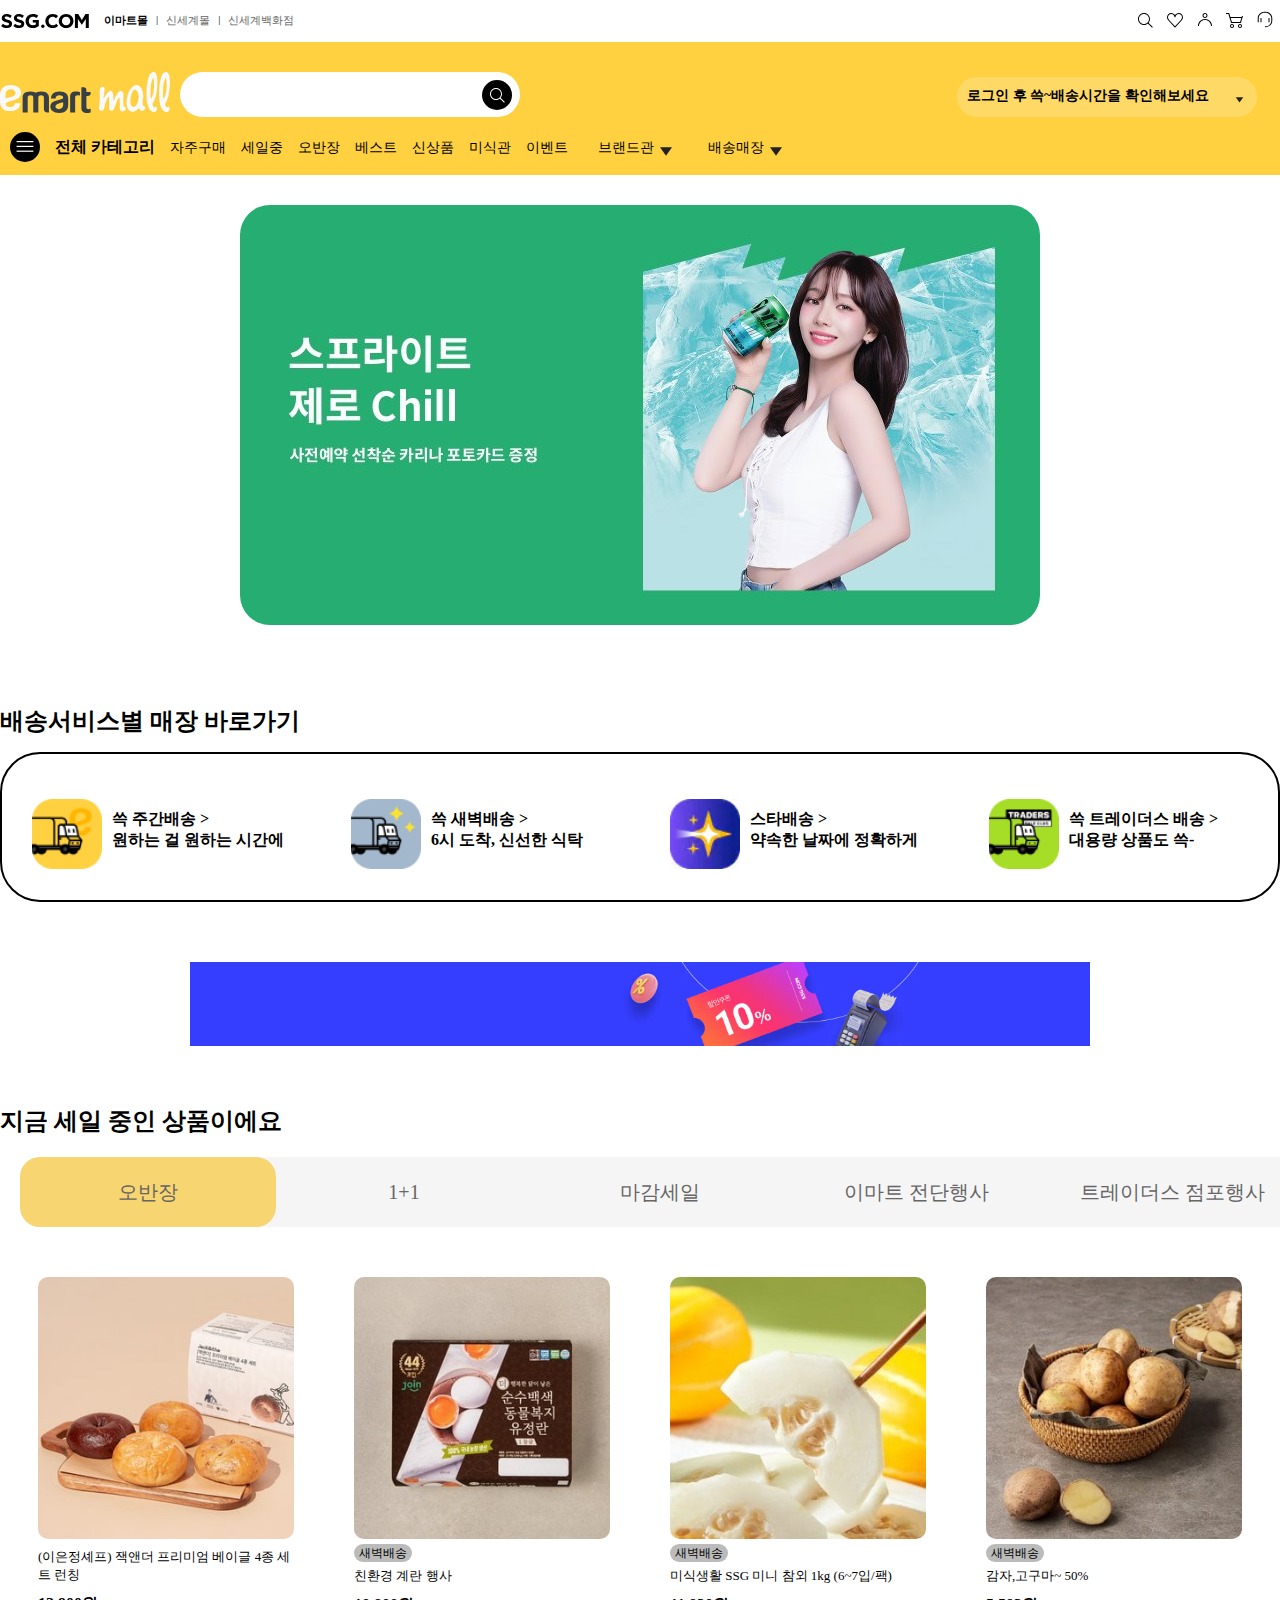
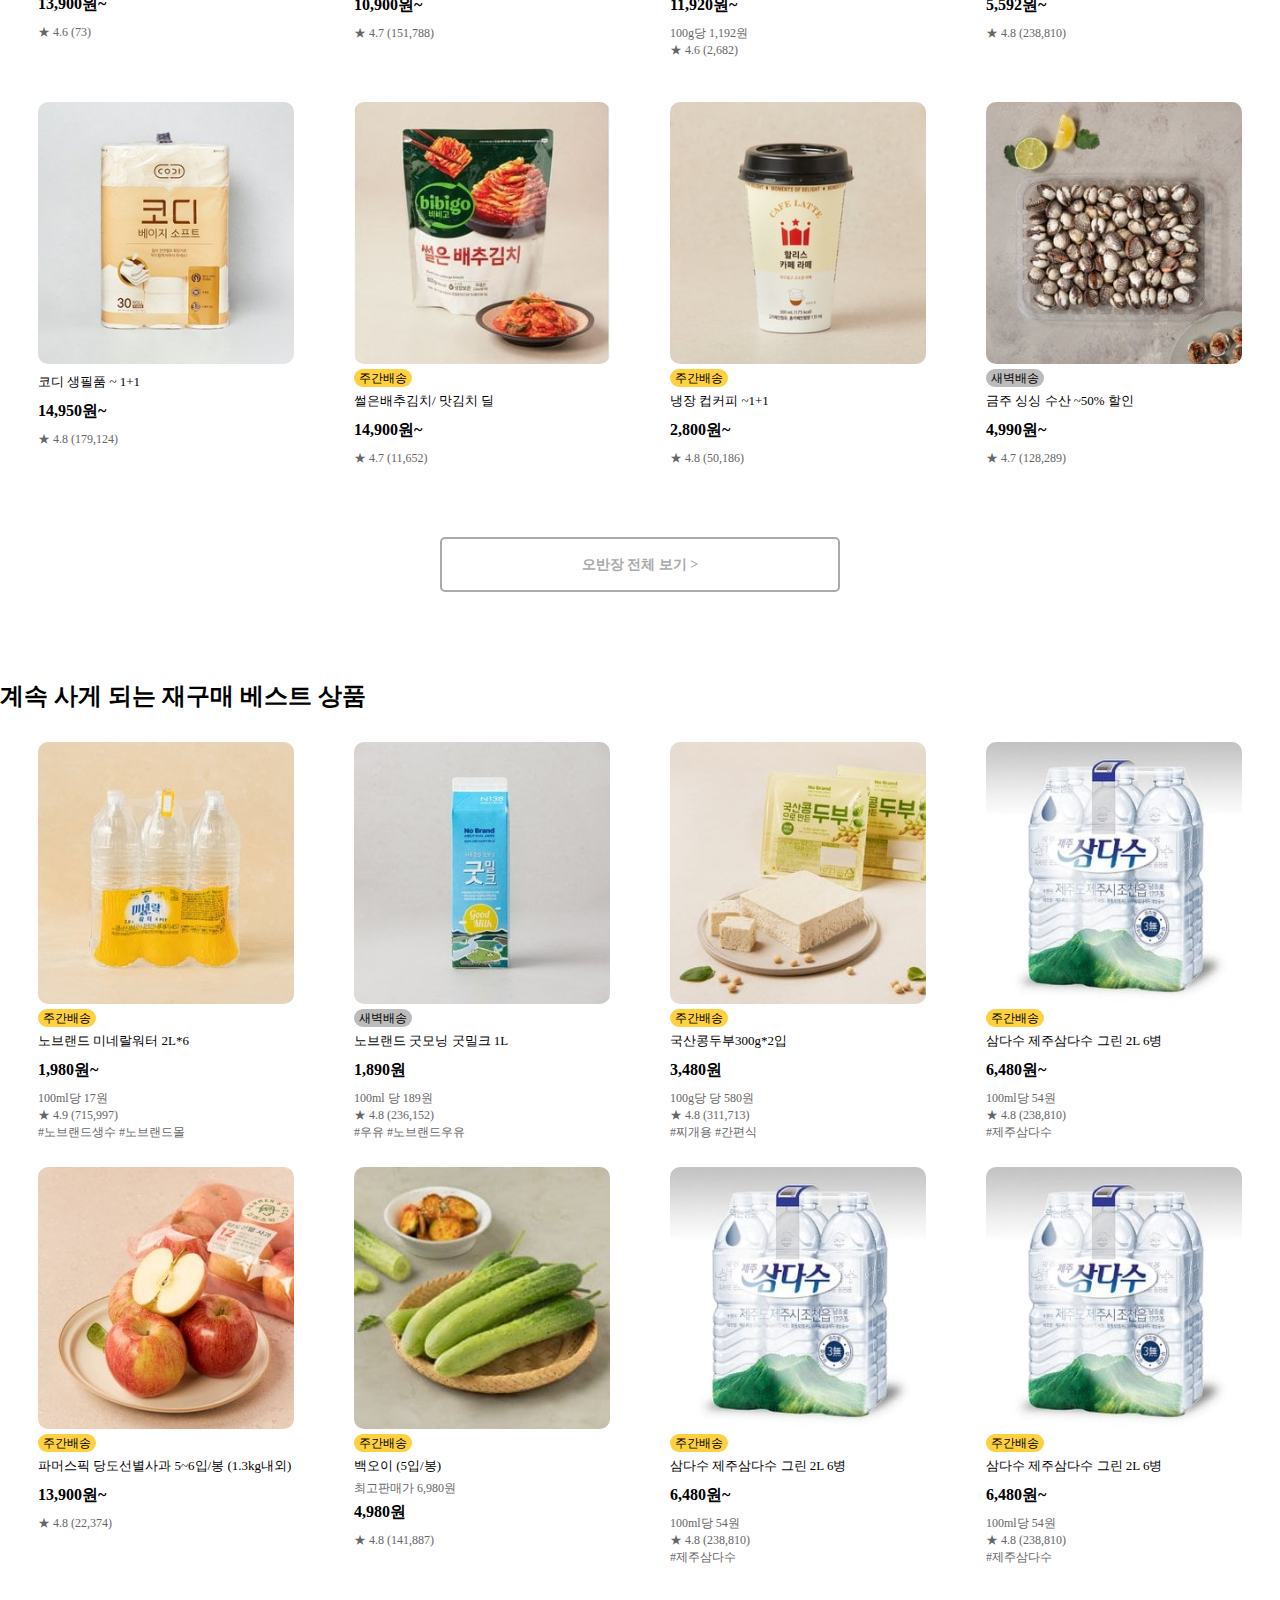
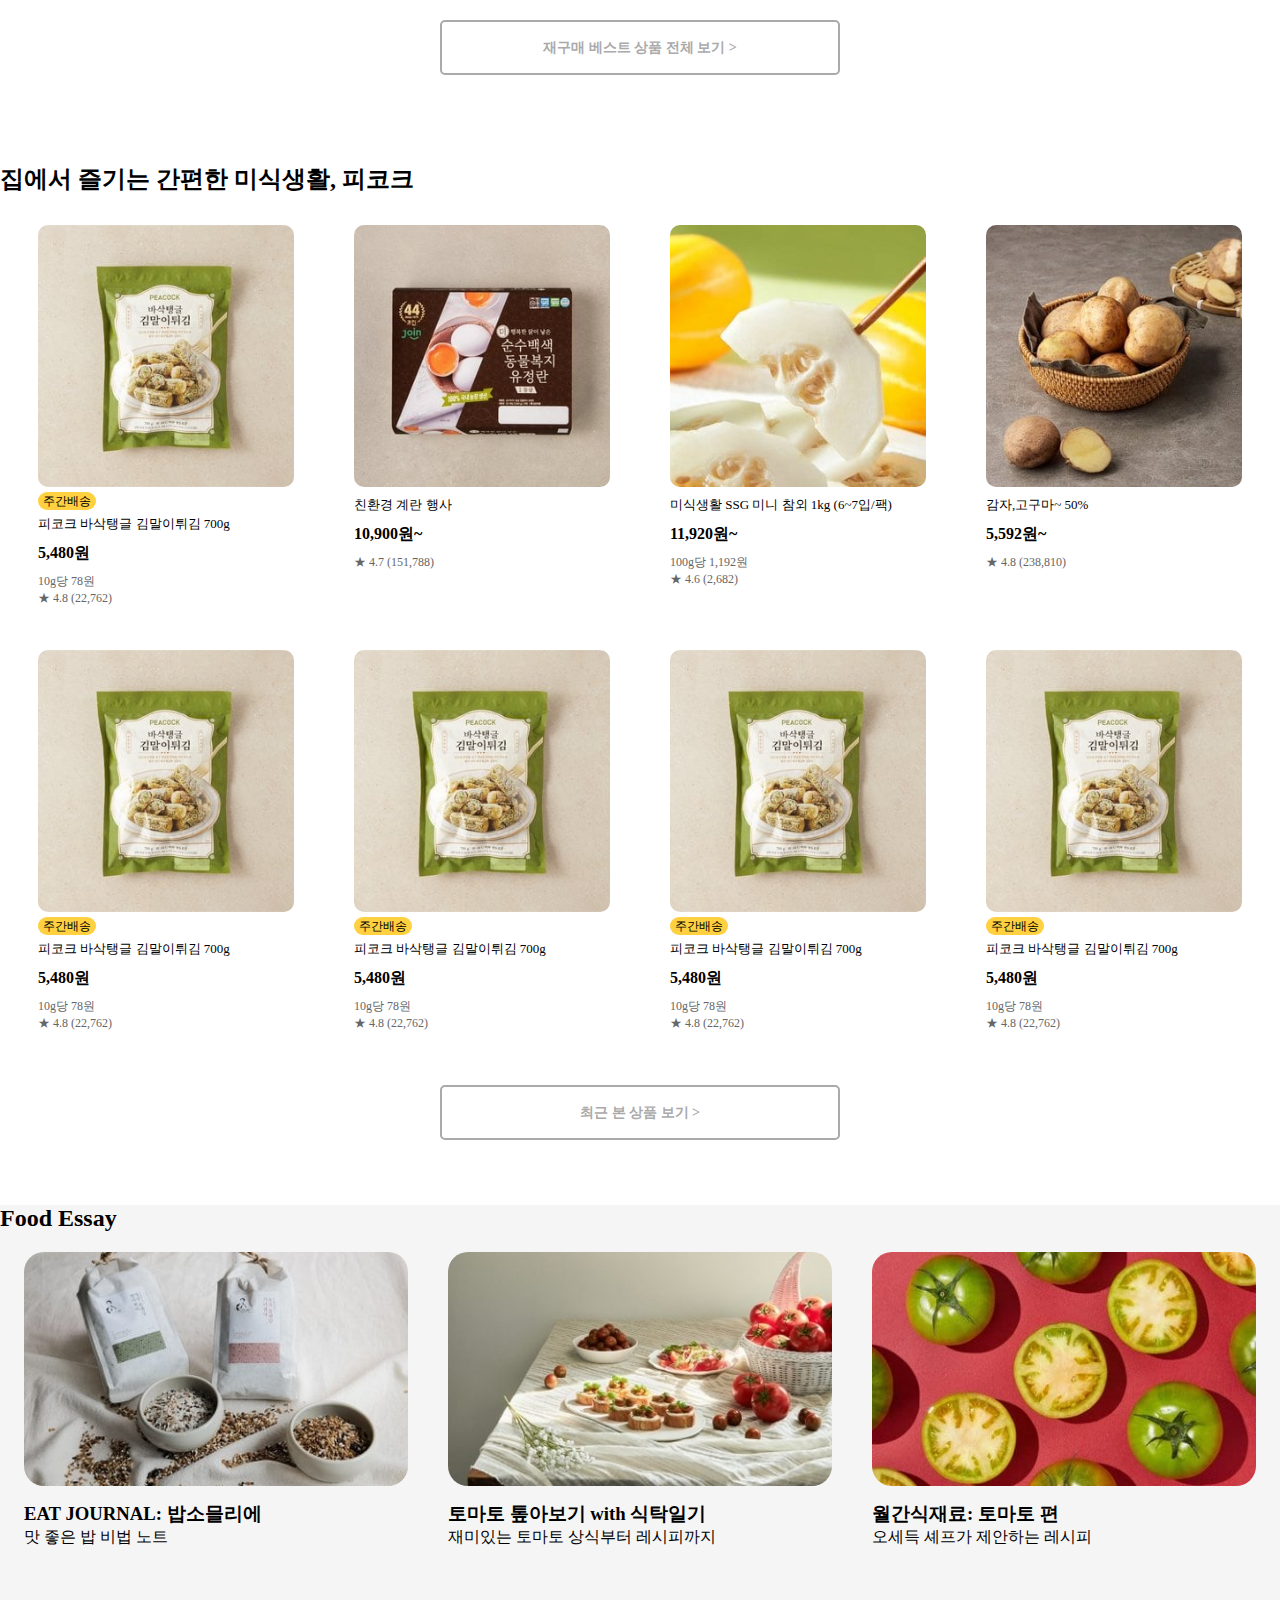
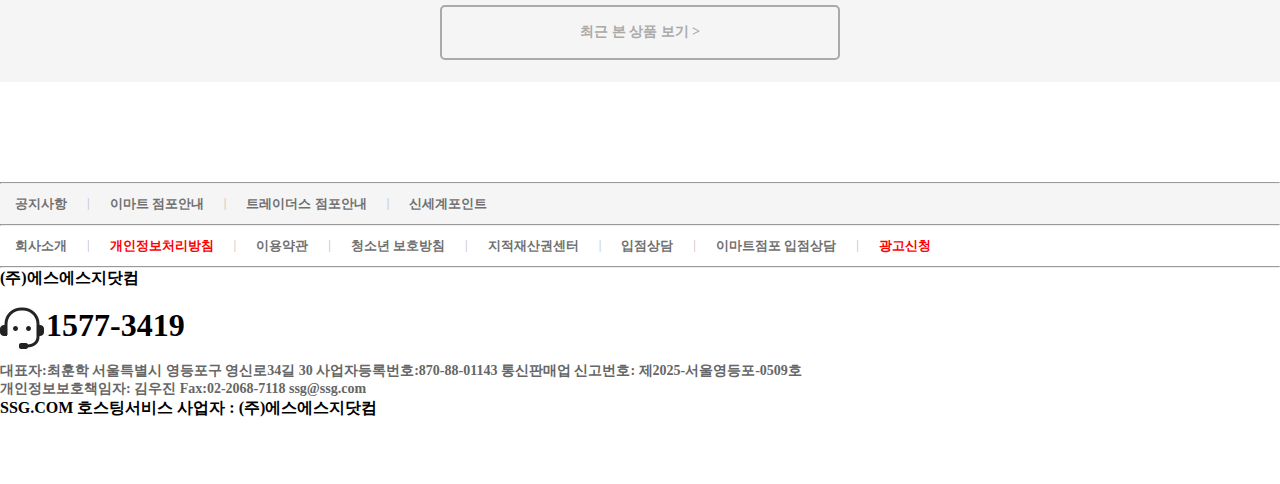
<file: index.html>
<!DOCTYPE html>
<html lang="ko">

<head>
    <meta charset="UTF-8">
    <meta name="viewport" content="width=device-width, initial-scale=1.0">
    <title>원하는 상품을 원하는 시간에 쓱, 이마트몰</title>
    <link rel="stylesheet" href="css/reset.css">
    <link rel="stylesheet" href="css/common.css">
    <link rel="stylesheet" href="css/main.css">

</head>

<body>
    <header>
        <div class="myMenu">
            <!--최상단 로고-->
            <a href="index.html">
                <img src="img/logo/ssg_logo.svg" alt="ssg_logo">
            </a>

            <!--최상단 직영 몰 링크-->
            <ul>
                <li><a style="color:black; font-weight: bold;" href="#">이마트몰</a></li>
                <li>|</li>
                <li><a href="#">신세계몰</a></li>
                <li>|</li>
                <li><a href="#">신세계백화점</a></li>
            </ul>

            <!--회원 메뉴 아이콘-->
            <div class="customer">
                <a href="#"><img src="img/logo/center.svg" alt="center"></a>
                <a href="#"><img src="img/logo/cart.svg" alt="cart"></a>
                <a href="#"><img src="img/logo/login.svg" alt="login"></a>
                <a href="#"><img src="img/logo/love.svg" alt="love"></a>
                <a href="#"><img src="img/logo/search.svg" alt="search"></a>
            </div>
        </div>

        <!--검색 및 로고 로그인 유도-->
        <div class="mainMenu">
            <div class="search">
                <a href="index.html"><img src="img/logo/emartmall_logo.svg" alt="emartmall_logo"></a>
                <div class="searchProduct">
                    <input type="text">
                    <div class="searchIcon">
                        <img src="img/logo/search_Icon.svg" alt="search_Icon">
                    </div>
                </div>

                <div class="deliveryTime">
                    <p>로그인 후 쓱~배송시간을 확인해보세요</p>
                    <img src="img/logo/down_arrow.svg" alt="login_down">
                </div>

            </div>

            <!--카테고리-->
            <div class="productCategory">

                <div class="menuIcon">
                    <img src="img/logo/menu_white.svg" alt="menu_white">
                </div>
                <a href="#">
                    <h4>전체 카테고리</h4>
                </a>
                <ul>
                    <li><a href="#">자주구매</a></li>
                    <li><a href="#">세일중</a></li>
                    <li><a href="#">오반장</a></li>
                    <li><a href="#">베스트</a></li>
                    <li><a href="#">신상품</a></li>
                    <li><a href="#">미식관</a></li>
                    <li><a href="#">이벤트</a></li>
                </ul>
                <a href="#">
                    <div class="brand">
                        <p>브랜드관</p>
                        <img src="img/logo/down_arrow.svg" alt="down_arrow">
                    </div>
                </a>

                <a href="#">
                    <div class="deli">
                        <p>배송매장</p>
                        <img src="img/logo/down_arrow.svg" alt="down_arrow">
                    </div>
                </a>
            </div>
        </div>
    </header>


    <!-- 슬라이더 -->

    <div id="slider">

        <div class="slide">
            <img src="img/slide/trans (9).jfif" alt="slide">
        </div>

        <!-- 배송 서비스별 매장 바로가기 -->
        <div class="service">
            <h2>배송서비스별 매장 바로가기</h2>
            <div class="serviceBorder">
                <div><a href="#">
                        <img src="img/logo/img_delivery_ssg.png" alt="delivery_ssg">
                        <p>쓱 주간배송 ><br>원하는 걸 원하는 시간에</p>
                    </a>
                </div>

                <div><a href="#">
                        <img src="img/logo/img_delivery_early.png" alt="delivery_early">
                        <p>쓱 새벽배송 ><br>6시 도착, 신선한 식탁</p>
                    </a>
                </div>

                <div><a href="#">
                        <img src="img/logo/img_delivery_star.png" alt="delivery_star">
                        <p>스타배송 ><br>약속한 날짜에 정확하게</p>
                    </a>
                </div>

                <div><a href="#">
                        <img src="img/logo/img_delivery_traders.png" alt="delivery_traders">
                        <p>쓱 트레이더스 배송 ><br>대용량 상품도 쓱-</p>
                    </a>
                </div>
            </div>
        </div>

        <div class="banner">
            <img src="img/banner/banner.jpg" alt="banner">
        </div>
    </div>
    <!-- 섹션 구역 -->
    <section>

        <!-- 지금 세일 중인 상품-->
        <div class="sales">

            <h2>지금 세일 중인 상품이에요</h2>
            <div class="saleMenu">
                <ul>
                    <li class="first">오반장</li>
                    <li>1+1</li>
                    <li>마감세일</li>
                    <li>이마트 전단행사</li>
                    <li>트레이더스 점포행사</li>
                </ul>
            </div>

            <div class="salesProduct">

                <div>
                    <a href="sub.html">
                        <img src="img/product/o_banjang/bread.jpg" alt="o_banjang_bread">
                    </a>
                    <a href="sub.html">
                        <p class="productTitle">(이은정셰프) 잭앤더 프리미엄 베이글 4종 세트 런칭</p>
                        <h4 class="salesPrice">13,900원~</h4>
                        <p class="star">★ 4.6 (73)</p>
                    </a>
                </div>

                <div>
                    <a class="night" href="sub.html">
                        <img src="img/product/o_banjang/egg.jpg" alt="egg">
                    </a>
                    <a href="sub.html">
                        <p class="productTitle">친환경 계란 행사</p>
                        <h4 class="salesPrice">10,900원~</h4>
                        <p class="star">★ 4.7 (151,788)</p>
                    </a>
                </div>

                <div>
                    <a class="night" href="sub.html">
                        <img src="img/product/o_banjang/oriental_melon.jpg" alt="oriental_melon">
                    </a>
                    <a href="sub.html">
                        <p class="productTitle">미식생활 SSG 미니 참외 1kg (6~7입/팩)</p>
                        <h4 class="salesPrice">11,920원~</h4>
                        <p class="star"> 100g당 1,192원</p>
                        <p class="star">★ 4.6 (2,682)</p>
                    </a>
                </div>

                <div>
                    <a class="night" href="sub.html">
                        <img src="img/product/o_banjang/potato.jpg" alt="potato">
                    </a>
                    <a href="sub.html">
                        <p class="productTitle">감자,고구마~ 50%</p>
                        <h4 class="salesPrice">5,592원~</h4>
                        <p class="star">★ 4.8 (238,810)</p>
                    </a>
                </div>

                <div>
                    <a href="sub.html">
                        <img src="img/product/o_banjang/tissu.jpg" alt="tissu">
                    </a>
                    <a href="sub.html">
                        <p class="productTitle">코디 생필품 ~ 1+1</p>
                        <h4 class="salesPrice">14,950원~</h4>
                        <p class="star">★ 4.8 (179,124)</p>
                    </a>
                </div>

                <div>
                    <a class="morning" href="sub.html">
                        <img src="img/product/o_banjang/kimchi.jpg" alt="kimchi">
                    </a>
                    <a href="sub.html">
                        <p class="productTitle">썰은배추김치/ 맛김치 딜</p>
                        <h4 class="salesPrice">14,900원~</h4>
                        <p class="star">★ 4.7 (11,652)</p>
                    </a>
                </div>

                <div>
                    <a class="morning" href="sub.html">
                        <img src="img/product/o_banjang/coffee.jpg" alt="coffee">
                    </a>
                    <a href="sub.html">
                        <p class="productTitle">냉장 컵커피 ~1+1</p>
                        <h4 class="salesPrice">2,800원~</h4>
                        <p class="star">★ 4.8 (50,186)</p>
                    </a>
                </div>

                <div>
                    <a class="night" href="sub.html">
                        <img src="img/product/o_banjang/shellfish.jpg" alt="shellfish">
                    </a>
                    <a href="sub.html">
                        <p class="productTitle">금주 싱싱 수산 ~50% 할인</p>
                        <h4 class="salesPrice">4,990원~</h4>
                        <p class="star">★ 4.7 (128,289)</p>
                    </a>
                </div>
            </div>

            <!-- 전체보기 버튼-->

            <a href="sub.html">
                <div class="allWatch">
                    <p>오반장 전체 보기 ></p>
                </div>
            </a><br>

            <!--계속 사게 되는 재구매 베스트 상품 -->

            <h2>계속 사게 되는 재구매 베스트 상품</h2>

            <div class="salesProduct">

                <div>
                    <a class="morning" href="sub.html">
                        <img src="img/product/no_brand/water.jpg" alt="water">
                    </a>
                    <a href="sub.html">
                        <p class="productTitle">노브랜드 미네랄워터 2L*6</p>
                        <h4 class="salesPrice">1,980원~</h4>
                        <p class="star">100ml당 17원</p>
                        <p class="star">★ 4.9 (715,997)</p>
                        <p class="star">#노브랜드생수 #노브랜드몰</p>
                    </a>
                </div>

                <div>
                    <a class="night" href="sub.html">
                        <img src="img/product/no_brand/milk_good.jpg" alt="milk_good">
                    </a>
                    <a href="sub.html">
                        <p class="productTitle">노브랜드 굿모닝 굿밀크 1L</p>
                        <h4 class="salesPrice">1,890원</h4>
                        <p class="star">100ml 당 189원</p>
                        <p class="star">★ 4.8 (236,152)</p>
                        <p class="star">#우유 #노브랜드우유</p>
                    </a>
                </div>

                <div>
                    <a class="morning" href="sub.html">
                        <img src="img/product/no_brand/tofu.jpg" alt="tofu">
                    </a>
                    <a href="sub.html">
                        <p class="productTitle">국산콩두부300g*2입</p>
                        <h4 class="salesPrice">3,480원</h4>
                        <p class="star">100g당 당 580원</p>
                        <p class="star">★ 4.8 (311,713)</p>
                        <p class="star">#찌개용 #간편식</p>
                    </a>
                </div>

                <div>
                    <a class="morning" href="sub.html">
                        <img src="img/product/no_brand/water_sam.jpg" alt="water_sam">
                    </a>
                    <a href="sub.html">
                        <p class="productTitle">삼다수 제주삼다수 그린 2L 6병</p>
                        <h4 class="salesPrice">6,480원~</h4>
                        <p class="star">100ml당 54원</p>
                        <p class="star">★ 4.8 (238,810)</p>
                        <p class="star">#제주삼다수</p>
                    </a>
                </div>

                <div>
                    <a class="morning" href="sub.html">
                        <img src="img/product/categori/apple.jpg" alt="apple">
                    </a>
                    <a href="sub.html">
                        <p class="productTitle">파머스픽 당도선별사과 5~6입/봉 (1.3kg내외)</p>
                        <h4 class="salesPrice">13,900원~</h4>
                        <p class="star">★ 4.8 (22,374)</p>
                    </a>
                </div>

                <div>
                    <a class="morning" href="sub.html">
                        <img src="img/product/categori/cucumber.jpg" alt="cucumber">
                    </a>
                    <a href="sub.html">
                        <p class="productTitle">백오이 (5입/봉)</p>
                        <p class="star">최고판매가 6,980원</p>
                        <h4 class="salesPrice">4,980원</h4>
                        <p class="star">★ 4.8 (141,887)</p>
                    </a>
                </div>

                <div>
                    <a class="morning" href="sub.html">
                        <img src="img/product/no_brand/water_sam.jpg" alt="water_sam">
                    </a>
                    <a href="sub.html">
                        <p class="productTitle">삼다수 제주삼다수 그린 2L 6병</p>
                        <h4 class="salesPrice">6,480원~</h4>
                        <p class="star">100ml당 54원</p>
                        <p class="star">★ 4.8 (238,810)</p>
                        <p class="star">#제주삼다수</p>
                    </a>
                </div>

                <div>
                    <a class="morning" href="sub.html">
                        <img src="img/product/no_brand/water_sam.jpg" alt="water_sam">
                    </a>
                    <a href="sub.html">
                        <p class="productTitle">삼다수 제주삼다수 그린 2L 6병</p>
                        <h4 class="salesPrice">6,480원~</h4>
                        <p class="star">100ml당 54원</p>
                        <p class="star">★ 4.8 (238,810)</p>
                        <p class="star">#제주삼다수</p>
                    </a>
                </div>
            </div><br>
            <!-- 전체보기 버튼-->

            <a href="#">
                <div class="allWatch">
                    <p>재구매 베스트 상품 전체 보기 ></p>
                </div>
            </a><br>

            <!--피코크-->
            <h2>집에서 즐기는 간편한 미식생활, 피코크</h2>

            <div class="salesProduct">

                <div>
                    <a class="morning" href="sub.html">
                        <img src="img/product/peacock/kim_male.jpg" alt="kim_male">
                    </a>
                    <a href="sub.html">
                        <p class="productTitle">피코크 바삭탱글 김말이튀김 700g</p>
                        <h4 class="salesPrice">5,480원</h4>
                        <p class="star">10g당 78원</p>
                        <p class="star">★ 4.8 (22,762)</p>
                    </a>
                </div>

                <div>
                    <a href="sub.html">
                        <img src="img/product/o_banjang/egg.jpg" alt="o_banjang_bread">
                    </a>
                    <a href="sub.html">
                        <p class="productTitle">친환경 계란 행사</p>
                        <h4 class="salesPrice">10,900원~</h4>
                        <p class="star">★ 4.7 (151,788)</p>
                    </a>
                </div>

                <div>
                    <a href="sub.html">
                        <img src="img/product/o_banjang/oriental_melon.jpg" alt="o_banjang_bread">
                    </a>
                    <a href="sub.html">
                        <p class="productTitle">미식생활 SSG 미니 참외 1kg (6~7입/팩)</p>
                        <h4 class="salesPrice">11,920원~</h4>
                        <p class="star"> 100g당 1,192원</p>
                        <p class="star">★ 4.6 (2,682)</p>
                    </a>
                </div>

                <div>
                    <a href="sub.html">
                        <img src="img/product/o_banjang/potato.jpg" alt="o_banjang_bread">
                    </a>
                    <a href="sub.html">
                        <p class="productTitle">감자,고구마~ 50%</p>
                        <h4 class="salesPrice">5,592원~</h4>
                        <p class="star">★ 4.8 (238,810)</p>
                    </a>
                </div>

                <div>
                    <a class="morning" href="sub.html">
                        <img src="img/product/peacock/kim_male.jpg" alt="kim_male">
                    </a>
                    <a href="sub.html">
                        <p class="productTitle">피코크 바삭탱글 김말이튀김 700g</p>
                        <h4 class="salesPrice">5,480원</h4>
                        <p class="star">10g당 78원</p>
                        <p class="star">★ 4.8 (22,762)</p>
                    </a>
                </div>

                <div>
                    <a class="morning" href="sub.html">
                        <img src="img/product/peacock/kim_male.jpg" alt="kim_male">
                    </a>
                    <a href="sub.html">
                        <p class="productTitle">피코크 바삭탱글 김말이튀김 700g</p>
                        <h4 class="salesPrice">5,480원</h4>
                        <p class="star">10g당 78원</p>
                        <p class="star">★ 4.8 (22,762)</p>
                    </a>
                </div>

                <div>
                    <a class="morning" href="sub.html">
                        <img src="img/product/peacock/kim_male.jpg" alt="kim_male">
                    </a>
                    <a href="sub.html">
                        <p class="productTitle">피코크 바삭탱글 김말이튀김 700g</p>
                        <h4 class="salesPrice">5,480원</h4>
                        <p class="star">10g당 78원</p>
                        <p class="star">★ 4.8 (22,762)</p>
                    </a>
                </div>

                <div>
                    <a class="morning" href="sub.html">
                        <img src="img/product/peacock/kim_male.jpg" alt="kim_male">
                    </a>
                    <a href="sub.html">
                        <p class="productTitle">피코크 바삭탱글 김말이튀김 700g</p>
                        <h4 class="salesPrice">5,480원</h4>
                        <p class="star">10g당 78원</p>
                        <p class="star">★ 4.8 (22,762)</p>
                    </a>
                </div>
            </div>
            <a href="#">
                <div class="allWatch">
                    <p>최근 본 상품 보기 ></p>
                </div>
            </a><br>
    </section>

    <!--하단 배너-->
    <div class="bigBanner">
        <h2>Food Essay</h2>
        <div class="martBanner">

            <div><a href="sub.html">
                    <img src="img/product/food_essay/bab.jpg" alt="bab">
                    <h3>EAT JOURNAL: 밥소믈리에</h3>
                    <p class="star">맛 좋은 밥 비법 노트</p>
                </a>
            </div>

            <div><a href="sub.html">
                    <img src="img/product/food_essay/tomato.jpg" alt="tomatoOne">
                    <h3>토마토 톺아보기 with 식탁일기</h3>
                    <p class="star">재미있는 토마토 상식부터 레시피까지</p>
                </a>
            </div>

            <div><a href="sub.html">
                    <img src="img/product/food_essay/tomato2.jpg" alt="tomatoTwo">
                    <h3>월간식재료: 토마토 편</h3>
                    <p class="star">오세득 셰프가 제안하는 레시피</p>
                </a>
            </div>

            <a href="#">
                <div class="allWatch">
                    <p>최근 본 상품 보기 ></p>
                </div>
            </a><br>
        </div>
    </div>
    </div>

    <hr>

    <!-- 푸터 -->
    <footer>
        <!--푸터 상단 -->
        <div class="eMart">
            <div>
                <ul>
                    <li><a href="#">공지사항</a></li>
                    <li>|</li>
                    <li><a href="#">이마트 점포안내</a></li>
                    <li>|</li>
                    <li><a href="#">트레이더스 점포안내</a></li>
                    <li>|</li>
                    <li><a href="#">신세계포인트</a></li>
                </ul>
            </div>
        </div>

        <hr>

        <!--푸터 중단-->
        <div class="company">
            <div>
                <ul>
                    <li><a href="#">회사소개</a></li>
                    <li>|</li>
                    <li><a href="#">개인정보처리방침</a></li>
                    <li>|</li>
                    <li><a href="#">이용약관</a></li>
                    <li>|</li>
                    <li><a href="#">청소년 보호방침</a></li>
                    <li>|</li>
                    <li><a href="#">지적재산권센터</a></li>
                    <li>|</li>
                    <li><a href="#">입점상담</a></li>
                    <li>|</li>
                    <li><a href="#">이마트점포 입점상담</a></li>
                    <li>|</li>
                    <li><a href="#">광고신청</a></li>
                </ul>
            </div>
        </div>
        <hr>

        <!--푸터 하단-->
        <div class="raw">
            <p>(주)에스에스지닷컴</p><br>
            <img src="img/logo/sp_cmfooter@2x.jpg" alt="">
            <h1>1577-3419</h1><br>
            <p class="star">대표자:최훈학 서울특별시 영등포구 영신로34길 30 사업자등록번호:870-88-01143
                통신판매업 신고번호: 제2025-서울영등포-0509호
            </p>
            <p class="star">개인정보보호책임자: 김우진 Fax:02-2068-7118 ssg@ssg.com</p>
            <p>SSG.COM 호스팅서비스 사업자 : (주)에스에스지닷컴</p>



        </div>
    </footer>

</body>

</html>
</file>
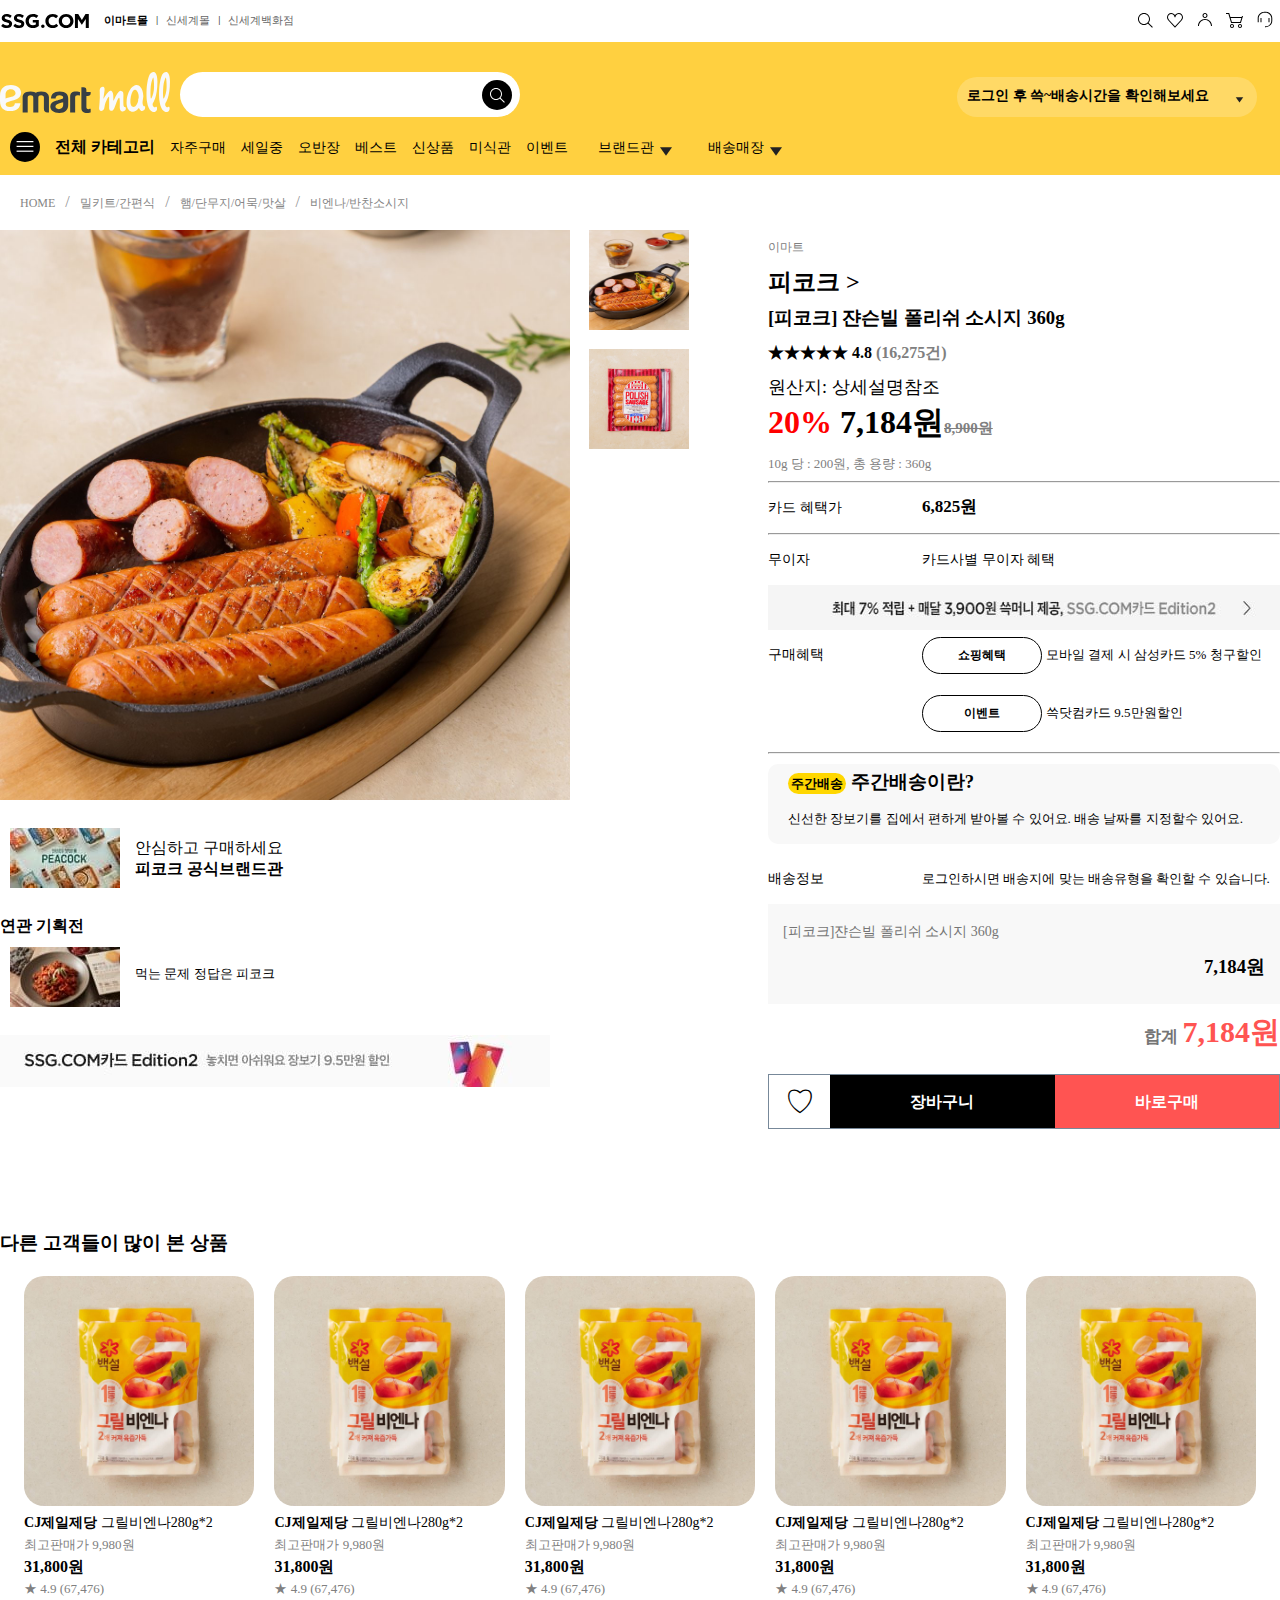
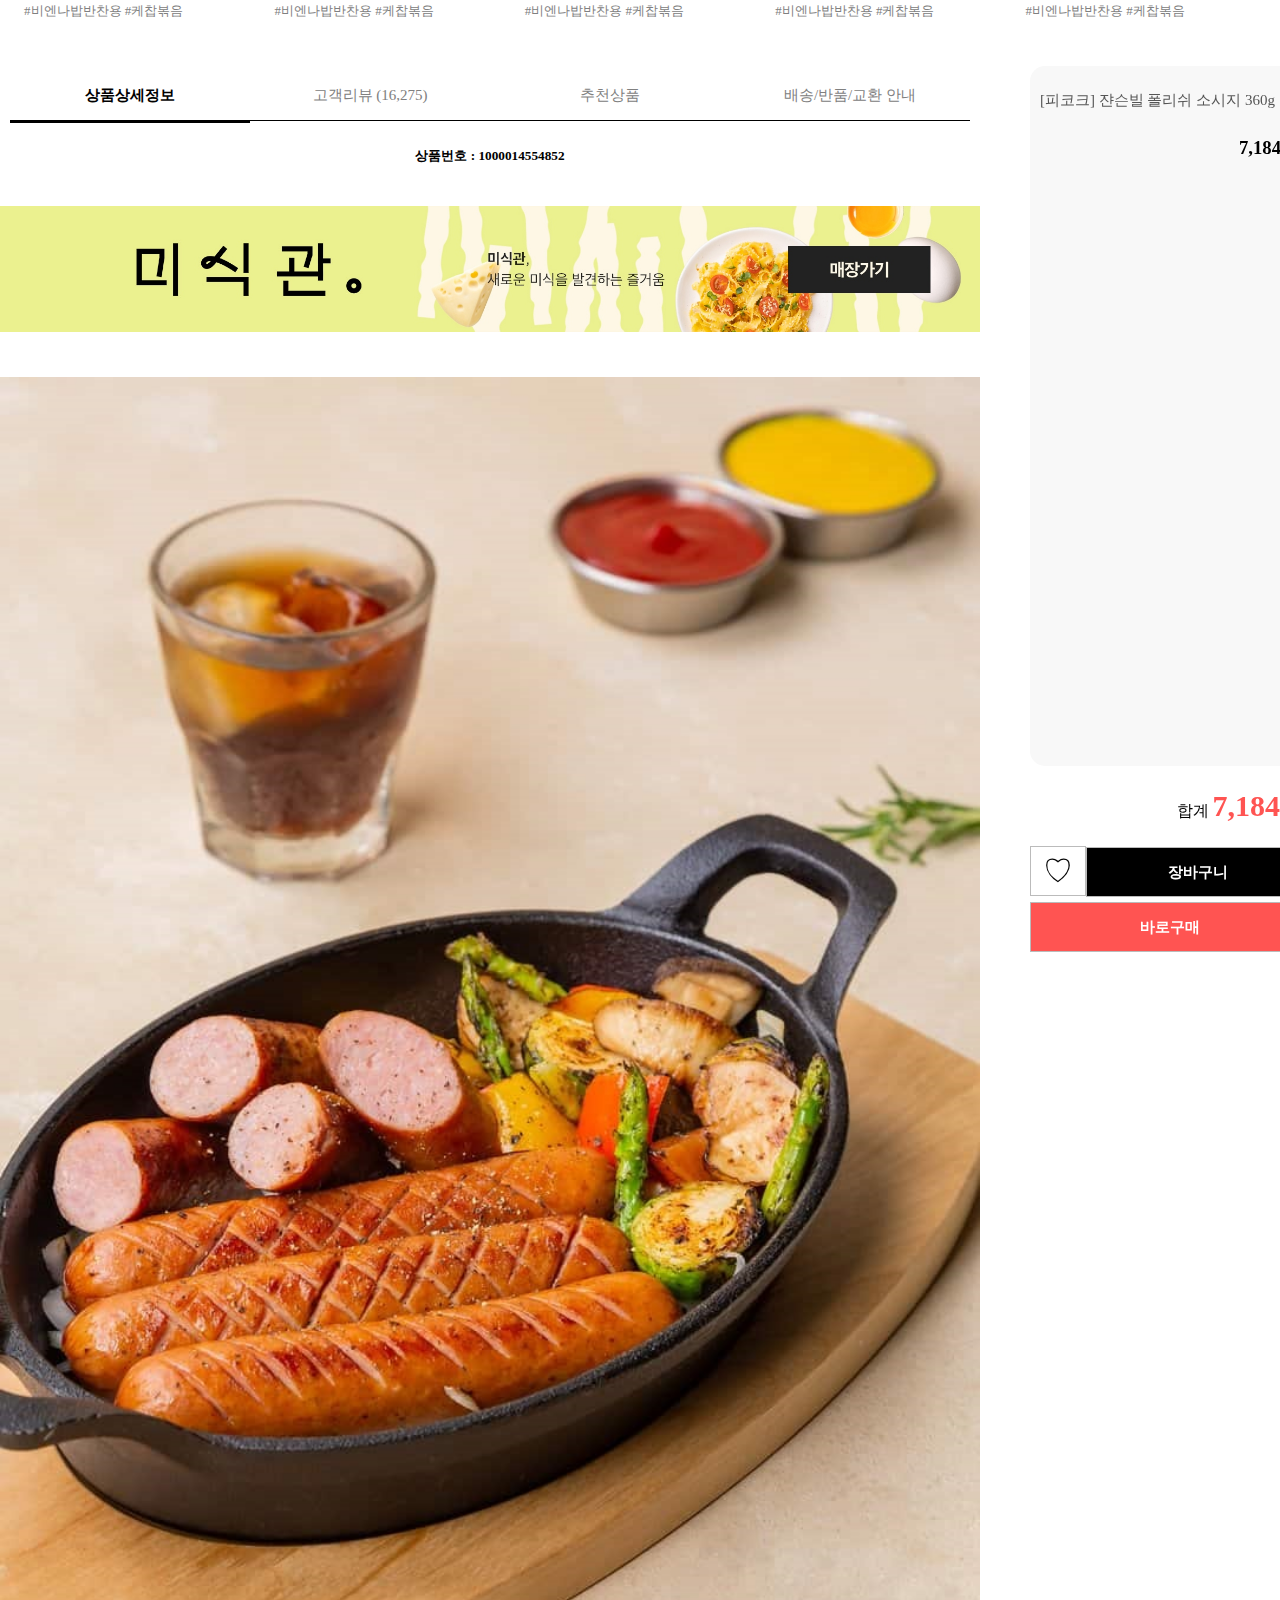
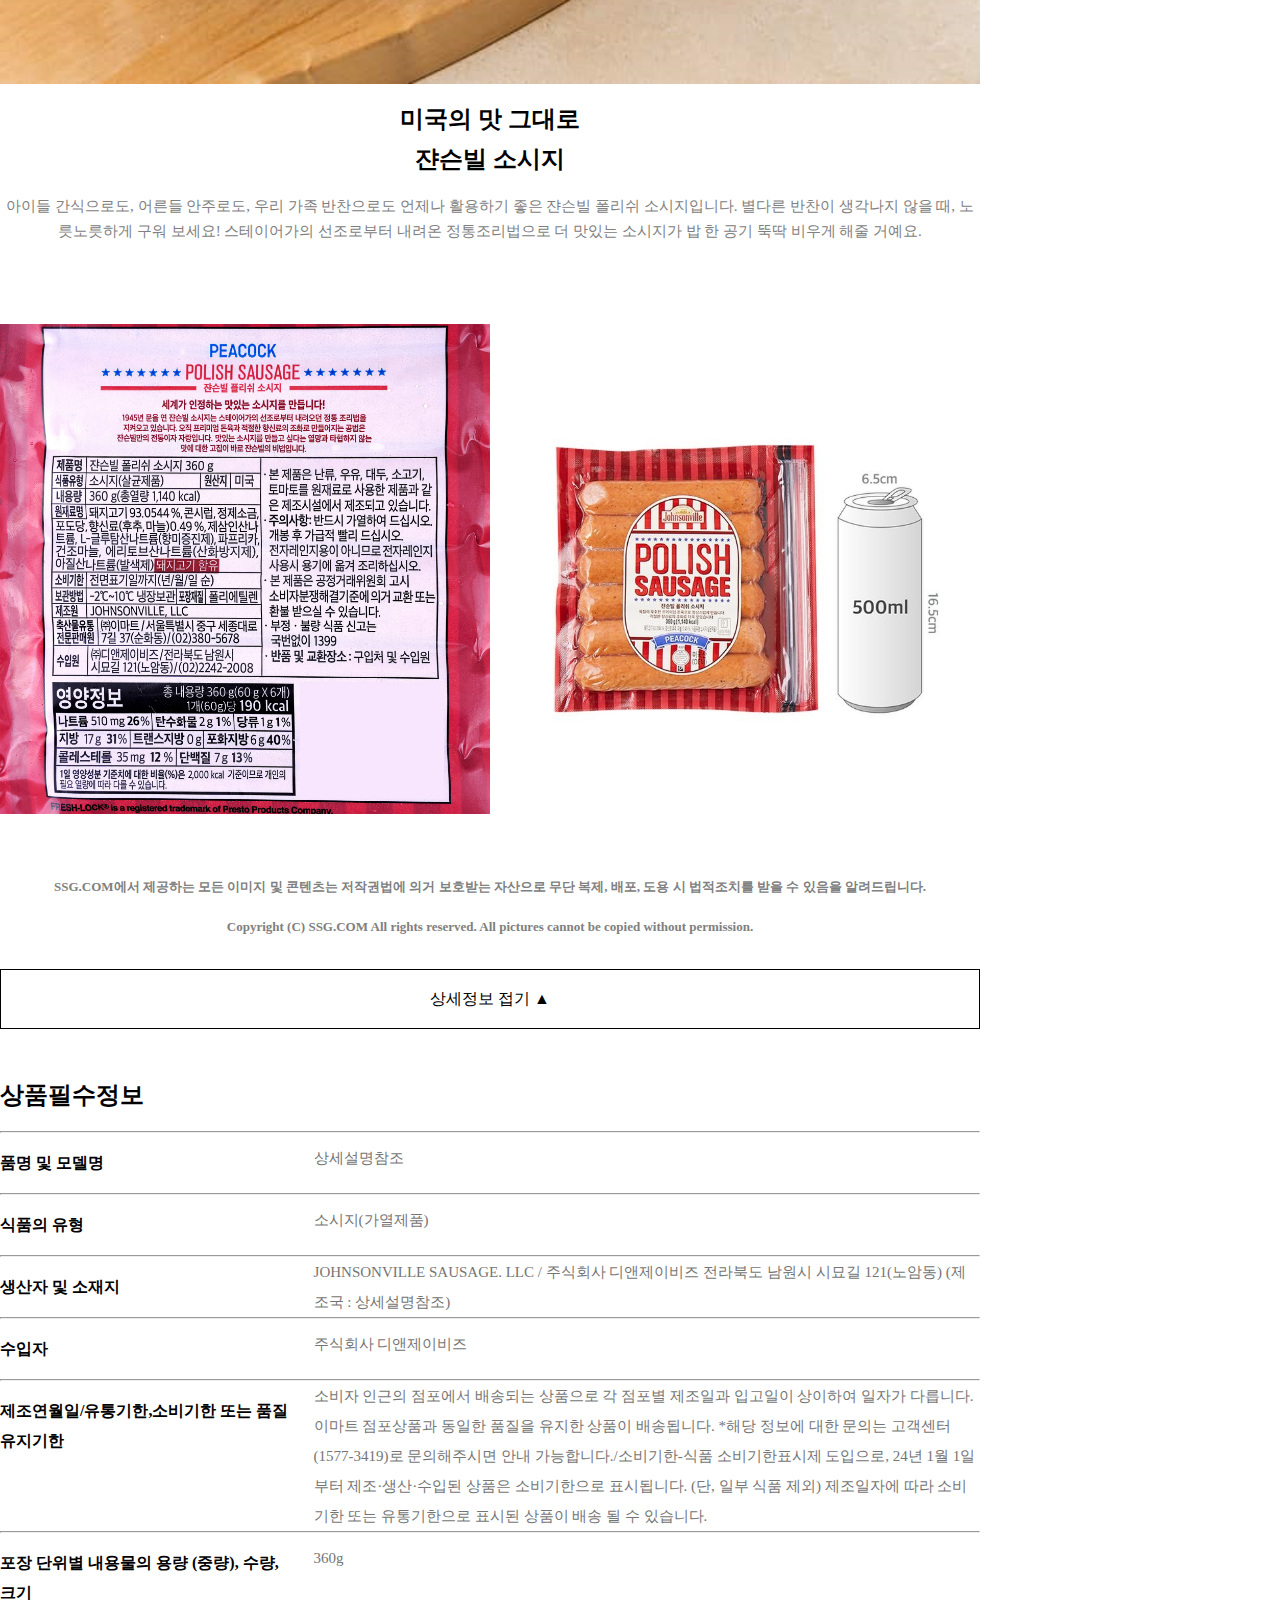
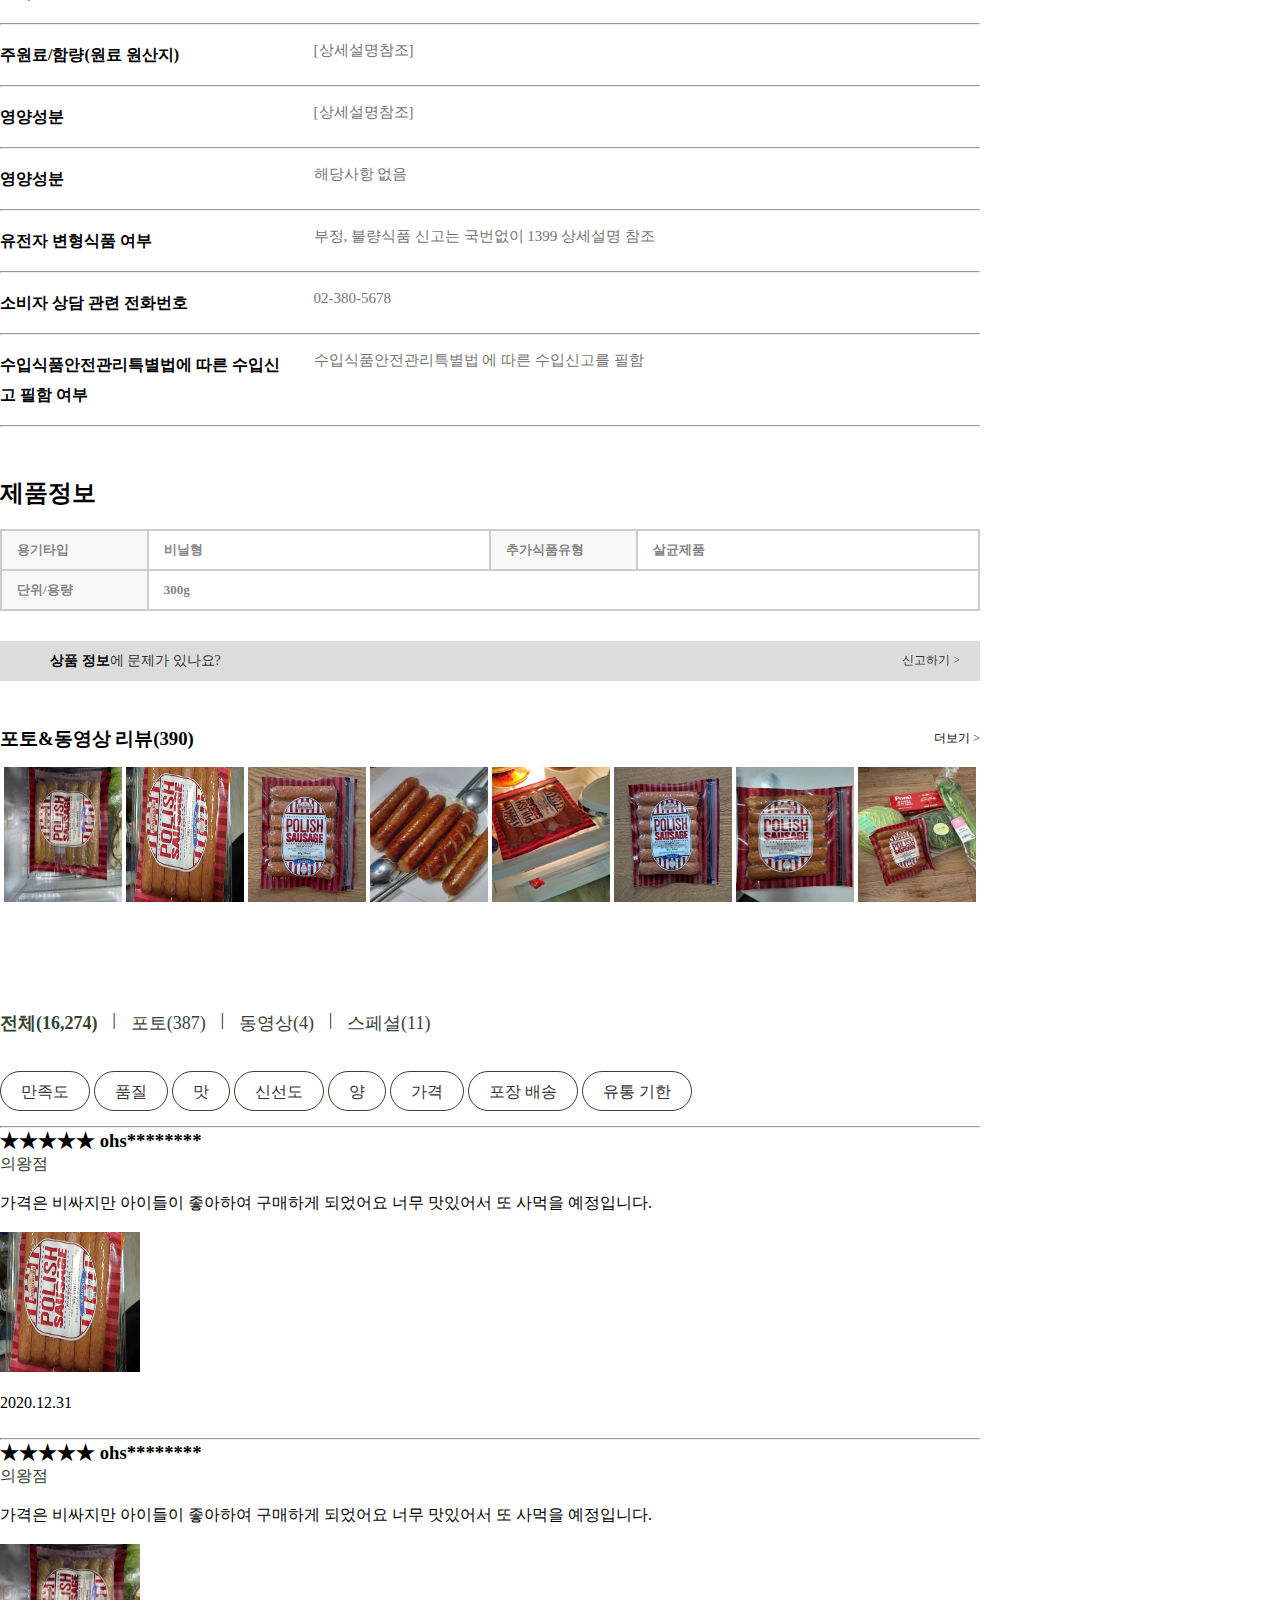
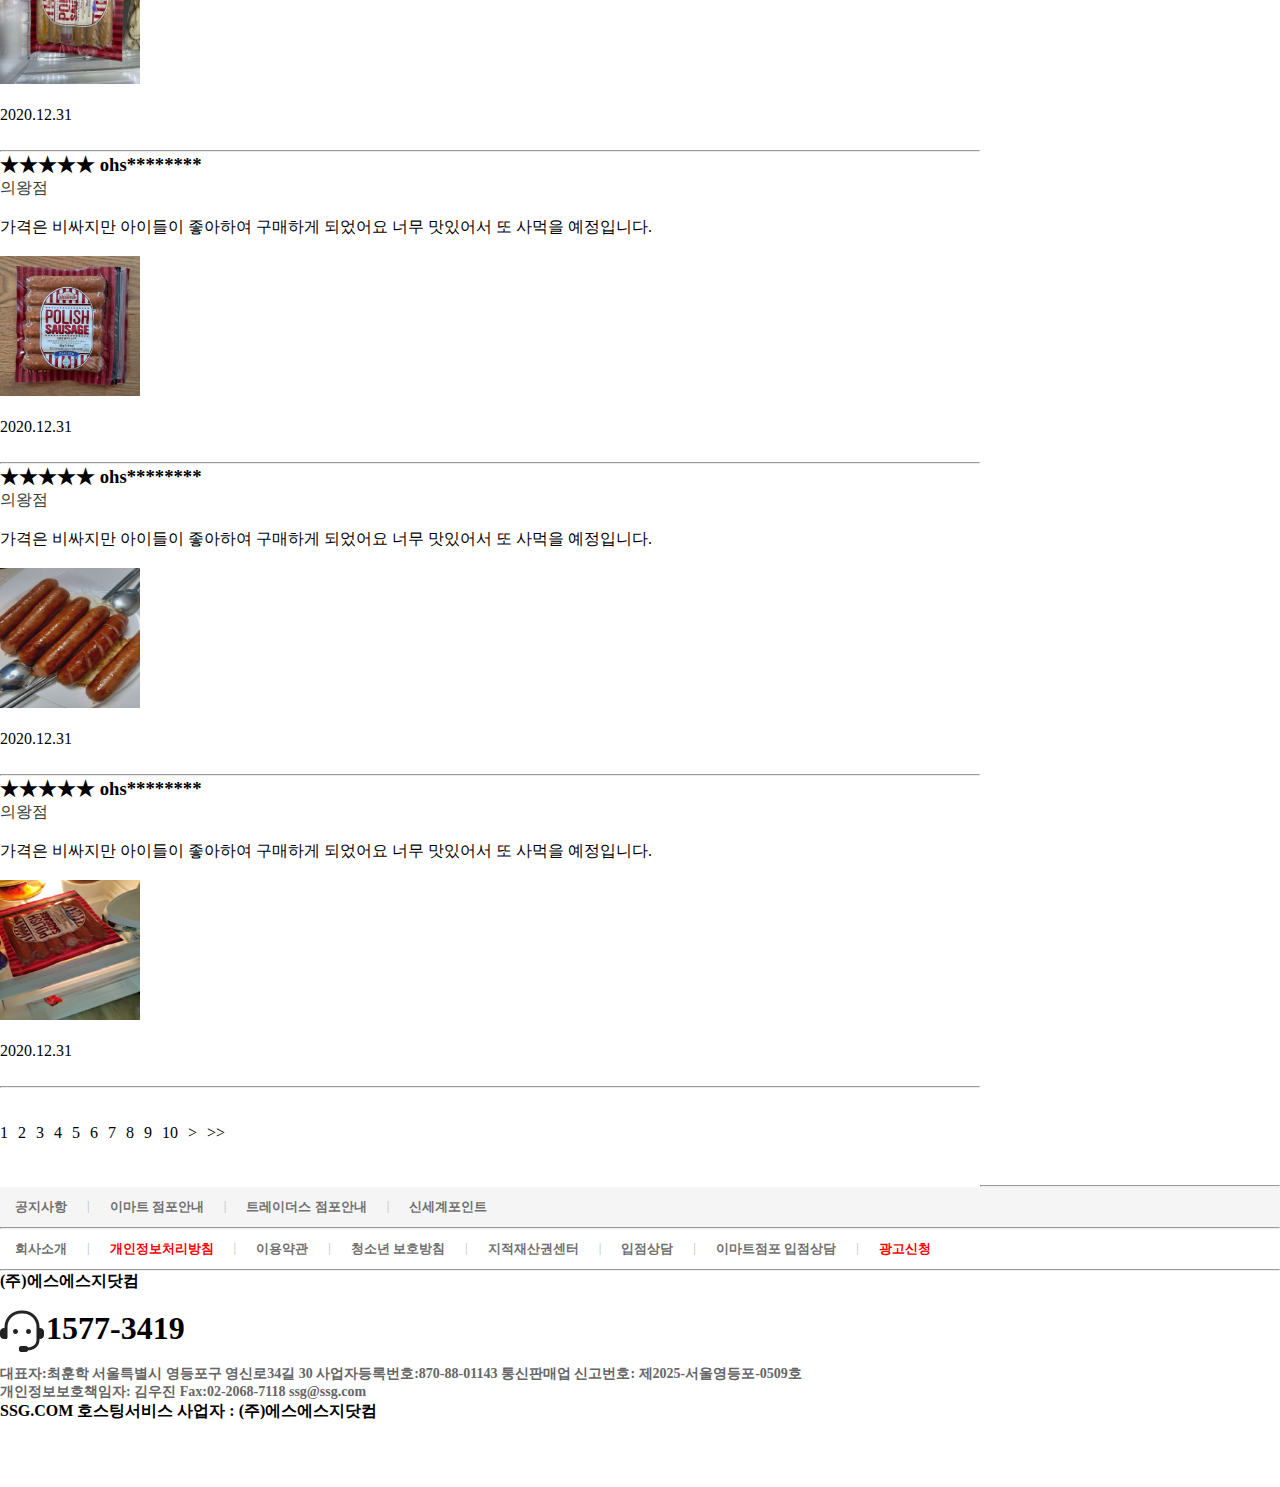
<file: sub.html>
<!DOCTYPE html>
<html lang="ko">

<head>
    <meta charset="UTF-8">
    <meta name="viewport" content="width=device-width, initial-scale=1.0">
    <title>원하는 상품을 원하는 시간에 쓱, 이마트몰</title>
    <link rel="stylesheet" href="css/reset.css">
    <link rel="stylesheet" href="css/common.css">
    <link rel="stylesheet" href="css/sub.css">

</head>

<body>
    <header>
        <div class="myMenu">
            <!--최상단 로고-->
            <a href="index.html">
                <img src="img/logo/ssg_logo.svg" alt="ssg_logo">
            </a>

            <!--최상단 직영 몰 링크-->
            <ul>
                <li><a style="color:black; font-weight: bold;" href="#">이마트몰</a></li>
                <li>|</li>
                <li><a href="#">신세계몰</a></li>
                <li>|</li>
                <li><a href="#">신세계백화점</a></li>
            </ul>

            <!--회원 메뉴 아이콘-->
            <div class="customer">
                <a href="#"><img src="img/logo/center.svg" alt="center"></a>
                <a href="#"><img src="img/logo/cart.svg" alt="cart"></a>
                <a href="#"><img src="img/logo/login.svg" alt="login"></a>
                <a href="#"><img src="img/logo/love.svg" alt="love"></a>
                <a href="#"><img src="img/logo/search.svg" alt="search"></a>
            </div>
        </div>

        <!--검색 및 로고 로그인 유도-->
        <div class="mainMenu">
            <div class="search">
                <a href="index.html"><img src="img/logo/emartmall_logo.svg" alt="emartmall_logo"></a>
                <div class="searchProduct">
                    <input type="text">
                    <div class="searchIcon">
                        <img src="img/logo/search_Icon.svg" alt="search_Icon">
                    </div>
                </div>

                <div class="deliveryTime">
                    <p>로그인 후 쓱~배송시간을 확인해보세요</p>
                    <img src="img/logo/down_arrow.svg" alt="login_down">
                </div>

            </div>

            <!--카테고리-->
            <div class="productCategory">

                <div class="menuIcon">
                    <img src="img/logo/menu_white.svg" alt="menu_white">
                </div>
                <a href="#">
                    <h4>전체 카테고리</h4>
                </a>
                <ul>
                    <li><a href="#">자주구매</a></li>
                    <li><a href="#">세일중</a></li>
                    <li><a href="#">오반장</a></li>
                    <li><a href="#">베스트</a></li>
                    <li><a href="#">신상품</a></li>
                    <li><a href="#">미식관</a></li>
                    <li><a href="#">이벤트</a></li>
                </ul>
                <a href="#">
                    <div class="brand">
                        <p>브랜드관</p>
                        <img src="img/logo/down_arrow.svg" alt="down_arrow">
                    </div>
                </a>

                <a href="#">
                    <div class="deli">
                        <p>배송매장</p>
                        <img src="img/logo/down_arrow.svg" alt="down_arrow">
                    </div>
                </a>
            </div>
        </div>
        </div>
    </header>


    <div id="sub">
        <!--대,중,소 분류-->
        <div class="productCategori">
            <ul>
                <li><a href="#">HOME</a></li>
                <li>/</li>
                <li><a href="#">밀키트/간편식</a></li>
                <li>/</li>
                <li><a href="#">햄/단무지/어묵/맛살</a></li>
                <li>/</li>
                <li><a href="#">비엔나/반찬소시지</a></li>
            </ul>
        </div>

        <!--상품 메인-->
        <div class="productMain">
            <!--좌측 이미지 및 배너-->
            <div class="productImg">
                <div class="allImg">
                    <img class="bigImg" src="img/sub/main_img/sample.jpg" alt="sample">
                    <img class="smallImg" src="img/sub/main_img/info(1).jpg" alt="info(1)">
                    <img class="smallImg" src="img/sub/main_img/product.jpg" alt="info(1)">
                </div>

                <div class="productAdd">
                    <a href="#">
                        <br>
                        <img src="img/sub/logo/trans (11).jpg" alt="trans(11)">
                        <p style="margin-top: 10px;">안심하고 구매하세요</p>
                        <h4>피코크 공식브랜드관</h4>
                    </a>
                </div>
                <br><br>
                <h4>연관 기획전</h4>
                <div class="productAdd">
                    <a href="#">
                        <img src="img/sub/logo/trans (12).jpg" alt="trans(11)">
                        <br>
                        <p style="font-size: 13px;">먹는 문제 정답은 피코크</p>
                    </a>
                </div>
                <br>
                <a href="#">
                    <img src="img/sub/logo/banner.jpg" alt="">
                </a>
            </div>

            <div class="productPrice">

                <p class="emartPanme">이마트</p>
                <a href="#">
                    <h2>피코크 ></h2>
                </a>
                <h3>[피코크] 쟌슨빌 폴리쉬 소시지 360g</h3>
                <h4>★★★★★ 4.8<span style="color:gray;"> (16,275건)</span></h4>
                <p style="font-size: 18px;">원산지: 상세설명참조</p>
                <h1><span style="color: red;">20%</span> 7,184원<span class="delSp"><del>8,900원</del></span></h1>
                <p style="color: gray; font-size: 13px;">10g 당 : 200원, 총 용량 : 360g</p>
                <hr>
                <p class="card">카드 혜택가</p>
                <p class="cardWon">6,825원</p>
                <hr>
                <p class="card">무이자</p>
                <p class="cardiza">카드사별 무이자 혜택</p>
                <a href="#">
                    <img src="img/sub/logo/pricelogo.jpg" alt="pricelogo">
                </a>
                <p class="card">구매혜택</p>
                <p class="shopHye">쇼핑혜택</p>
                <p class="mobile">모바일 결제 시 삼성카드 5% 청구할인</p>
                <p class="card"></p>
                <p class="shopHye">이벤트</p>
                <p class="mobile">쓱닷컴카드 9.5만원할인</p><br>
                <hr>

                <div class="morningDelivery">
                    <h3> 주간배송이란?</h3>
                    <p>신선한 장보기를 집에서 편하게 받아볼 수 있어요. 배송 날짜를 지정할수 있어요.</p>
                </div>
                <p class="card">배송정보</p>
                <p class="mobile">로그인하시면 배송지에 맞는 배송유형을 확인할 수 있습니다.</p>
                <div class="suryang">
                    <p>[피코크]쟌슨빌 폴리쉬 소시지 360g</p>
                    <h3>7,184원</h3>
                </div>


                <h2>합계 <span>7,184원</span></h2>

                <div class="purchaseButton">
                    <a href="#">
                        <div class="jjim">
                            <p>♡</p>
                        </div>
                    </a>
                    <a href="#">
                        <div class="purchase">장바구니</div>
                    </a>
                    <a href="#">
                        <div class="inCart">바로구매</div>
                    </a>
                </div>
            </div>
        </div>

        <!--광고-->

        <h3>다른 고객들이 많이 본 상품</h3>
        <div class="ad">
            <div class="adProduct">
                <a href="#">
                    <img src="img/sub/ad/0000008095171_i1_1000.jpg" alt="adOne"></a>
                <a href="#">
                    <p><span>CJ제일제당 </span>그릴비엔나280g*2</p>
                    <p class="star">최고판매가 9,980원</p>
                    <h4>31,800원</h4>
                    <p class="star">★ 4.9 (67,476)</p>
                    <p class="star">#비엔나밥반찬용 #케찹볶음</p>
                </a>
            </div>
            <div class="adProduct">
                <a href="#">
                    <img src="img/sub/ad/0000008095171_i1_1000.jpg" alt="adOne"></a>
                <a href="#">
                    <p><span>CJ제일제당 </span>그릴비엔나280g*2</p>
                    <p class="star">최고판매가 9,980원</p>
                    <h4>31,800원</h4>
                    <p class="star">★ 4.9 (67,476)</p>
                    <p class="star">#비엔나밥반찬용 #케찹볶음</p>
                </a>
            </div>
            <div class="adProduct">
                <a href="#">
                    <img src="img/sub/ad/0000008095171_i1_1000.jpg" alt="adOne"></a>
                <a href="#">
                    <p><span>CJ제일제당 </span>그릴비엔나280g*2</p>
                    <p class="star">최고판매가 9,980원</p>
                    <h4>31,800원</h4>
                    <p class="star">★ 4.9 (67,476)</p>
                    <p class="star">#비엔나밥반찬용 #케찹볶음</p>
                </a>
            </div>
            <div class="adProduct">
                <a href="#">
                    <img src="img/sub/ad/0000008095171_i1_1000.jpg" alt="adOne"></a>
                <a href="#">
                    <p><span>CJ제일제당 </span>그릴비엔나280g*2</p>
                    <p class="star">최고판매가 9,980원</p>
                    <h4>31,800원</h4>
                    <p class="star">★ 4.9 (67,476)</p>
                    <p class="star">#비엔나밥반찬용 #케찹볶음</p>
                </a>
            </div>
            <div class="adProduct">
                <a href="#">
                    <img src="img/sub/ad/0000008095171_i1_1000.jpg" alt="adOne"></a>
                <a href="#">
                    <p><span>CJ제일제당 </span>그릴비엔나280g*2</p>
                    <p class="star">최고판매가 9,980원</p>
                    <h4>31,800원</h4>
                    <p class="star">★ 4.9 (67,476)</p>
                    <p class="star">#비엔나밥반찬용 #케찹볶음</p>
                </a>
            </div>
        </div>

        <!--상품 내용-->
        <div id="product">
            <!-- 상품 설명 -->
            <div class="productInfo">

                <!--상세정보/리뷰/추천상품/배송/반품/교환/안내-->
                <div class="productMenu">
                    <ul>
                        <li class="liFirst"><a href="#">상품상세정보</a></li>
                        <li><a href="#">고객리뷰 (16,275)</a></li>
                        <li><a href="#">추천상품</a></li>
                        <li><a href="#">배송/반품/교환 안내</a></li>
                    </ul>
                </div>

                <!--상품 상세정보-->
                <div class="productPicture">
                    <h5>상품번호 : 1000014554852</h5>
                    <img class="topImg" src="img/sub/logo/sangseBanner.jpg" alt="sangseBanner">
                    <img class="topImg" src="img/sub/main_img/info(1).jpg" alt="info(1)">
                    <h2>미국의 맛 그대로</h2>
                    <h2>쟌슨빌 소시지</h2>
                    <p>아이들 간식으로도, 어른들 안주로도, 우리 가족 반찬으로도 언제나 활용하기 좋은 쟌슨빌 폴리쉬 소시지입니다. 별다른 반찬이 생각나지 않을 때, 노릇노릇하게 구워 보세요!
                        스테이어가의 선조로부터 내려온 정통조리법으로 더 맛있는 소시지가 밥 한 공기 뚝딱 비우게 해줄 거예요.</p>
                    <img class="bottomImg" src="img/sub/main_img/info(2).jpg" alt="info(2)">
                    <img class="bottomImg" src="img/sub/main_img/info(3).jpg" alt="info(3)">
                    <p class="copyright">SSG.COM에서 제공하는 모든 이미지 및 콘텐츠는 저작권법에 의거 보호받는 자산으로 무단 복제, 배포, 도용 시 법적조치를 받을 수 있음을
                        알려드립니다.</p>
                    <p class="copyright">Copyright (C) SSG.COM All rights reserved. All pictures cannot be copied
                        without permission.</p>
                    <a href="#">
                        <div>상세정보 접기 ▲</div>
                    </a>
                </div>
                <h2>상품필수정보</h2>
                <hr>
                <p class="requiredInfo">품명 및 모델명</p>
                <p class="requiredInfoin">상세설명참조</p>
                <hr>
                <p class="requiredInfo">식품의 유형</p>
                <p class="requiredInfoin">소시지(가열제품)</p>
                <hr>
                <p class="requiredInfo">생산자 및 소재지</p>
                <p class="requiredInfoin">JOHNSONVILLE SAUSAGE. LLC / 주식회사 디앤제이비즈 전라북도 남원시 시묘길 121(노암동) (제조국 : 상세설명참조)
                </p>
                <hr>
                <p class="requiredInfo">수입자</p>
                <p class="requiredInfoin">주식회사 디앤제이비즈</p>
                <hr>
                <p class="requiredInfo">제조연월일/유통기한,소비기한 또는 품질유지기한<br><br><br></p>
                <p class="requiredInfoin">소비자 인근의 점포에서 배송되는 상품으로 각 점포별 제조일과 입고일이 상이하여 일자가 다릅니다. 이마트 점포상품과 동일한 품질을 유지한
                    상품이 배송됩니다. *해당 정보에 대한 문의는 고객센터(1577-3419)로 문의해주시면 안내 가능합니다./소비기한-식품 소비기한표시제 도입으로, 24년 1월 1일부터
                    제조·생산·수입된 상품은 소비기한으로 표시됩니다. (단, 일부 식품 제외) 제조일자에 따라 소비기한 또는 유통기한으로 표시된 상품이 배송 될 수 있습니다.</p>
                <hr>
                <p class="requiredInfo">포장 단위별 내용물의 용량 (중량), 수량, 크기</p>
                <p class="requiredInfoin">360g</p>
                <hr>
                <p class="requiredInfo">주원료/함량(원료 원산지)</p>
                <p class="requiredInfoin">[상세설명참조]</p>
                <hr>
                <p class="requiredInfo">영양성분</p>
                <p class="requiredInfoin">[상세설명참조]</p>
                <hr>
                <p class="requiredInfo">영양성분</p>
                <p class="requiredInfoin">해당사항 없음</p>
                <hr>
                <p class="requiredInfo">유전자 변형식품 여부</p>
                <p class="requiredInfoin">부정, 불량식품 신고는 국번없이 1399 상세설명 참조</p>
                <hr>
                <p class="requiredInfo">소비자 상담 관련 전화번호</p>
                <p class="requiredInfoin">02-380-5678</p>
                <hr>
                <p class="requiredInfo">수입식품안전관리특별법에 따른 수입신고 필함 여부</p>
                <p class="requiredInfoin">수입식품안전관리특별법 에 따른 수입신고를 필함</p>
                <hr>

                <!-- 제품정보 -->
                <h2>제품정보</h2>
                <table>
                    <tr>
                        <th class="after">
                            <p>용기타입</p>
                        </th>
                        <th class="before">
                            <p>비닐형</p>
                        </th>
                        <th class="after">
                            <p>추가식품유형</p>
                        </th>
                        <th class="before">
                            <p>살균제품</p>
                        </th>
                    </tr>
                    <tr>
                        <th class="after">
                            <p>단위/용량</p>
                        </th>
                        <th class="beforetwo" clacolspan="3">
                            <p>300g</p>
                        </th>
                    </tr>
                </table>

                <!--상품정보 오류 신고하기-->
                <a href="#">
                    <div class="productProblem">
                        <p><span>상품 정보</span>에 문제가 있나요?</p>
                        <p class="report">신고하기 > </p>
                    </div>
                </a>

                <!-- 포토 리뷰 -->
                <div class="more">
                    <h3>포토&동영상 리뷰(390)</h3>
                    <a href="#">
                        <p>더보기 ></p>
                    </a>
                </div>
                <div class="photoReview">
                    <a href="#"><img src="img/sub/review/20250304105658_1246116835_0_1.jpg" alt="reviewTwo"></a>
                    <a href="#"><img src="img/sub/review/20250228094827_1245856862_0_1.jpg" alt="reviewOne"></a>
                    <a href="#"><img src="img/sub/review/20250306164647_1246247468_0_1.jpg" alt="reviewFour"></a>
                    <a href="#"><img src="img/sub/review/20250319204133_1246894801_0_1.jpg" alt="reviewFive"></a>
                    <a href="#"><img src="img/sub/review/20250326120314_1247192186_0_1.jpg" alt="reviewSix"></a>
                    <a href="#"><img src="img/sub/review/20250326175019_1247204549_0_1.jpg" alt="reviewSeven"></a>
                    <a href="#"><img src="img/sub/review/20250327100703_1247226016_0_1.jpg" alt="reviewEight"></a>
                    <a href="#"><img src="img/sub/review/20250330225256_1247387812_0_1.jpg" alt="reviewNine"></a>
                </div>

                <div class="reviewAll">
                    <ul>
                        <li><a href="#">전체(16,274)</a></li>
                        <li>|</li>
                        <li><a href="#">포토(387)</a></li>
                        <li>|</li>
                        <li><a href="#">동영상(4)</a></li>
                        <li>|</li>
                        <li><a href="#">스페셜(11)</a></li>
                    </ul>
                    <!--리뷰 카테고리-->
                    <div class="reviewCategory">
                        <a href="#">
                            <div>만족도</div>
                        </a>
                        <a href="#">
                            <div>품질</div>
                        </a>
                        <a href="#">
                            <div>맛</div>
                        </a>
                        <a href="#">
                            <div>신선도</div>
                        </a>
                        <a href="#">
                            <div>양</div>
                        </a>
                        <a href="#">
                            <div>가격</div>
                        </a>
                        <a href="#">
                            <div>포장 배송</div>
                        </a>
                        <a href="#">
                            <div>유통 기한</div>
                        </a>
                    </div>
                    <hr>
                    <div class="reviewDetail">
                        <h3>★★★★★ <span>ohs********</span></h3>
                        <p style="color: #343;">의왕점</p><br>
                        <p>가격은 비싸지만 아이들이 좋아하여 구매하게 되었어요 너무 맛있어서 또 사먹을 예정입니다.</p><br>
                        <div class="reviewImg">
                            <img src="img/sub/review/20250228094827_1245856862_0_1.jpg" alt="reviewImg1">
                        </div>
                        <br>
                        <p>2020.12.31</p>
                    </div>
                    <hr>
                    <div class="reviewDetail">
                        <h3>★★★★★ <span>ohs********</span></h3>
                        <p style="color: #343;">의왕점</p><br>
                        <p>가격은 비싸지만 아이들이 좋아하여 구매하게 되었어요 너무 맛있어서 또 사먹을 예정입니다.</p><br>
                        <div class="reviewImg">
                            <img src="img/sub/review/20250304105658_1246116835_0_1.jpg" alt="reviewImg2">
                        </div>
                        <br>
                        <p>2020.12.31</p>
                    </div>
                    <hr>
                    <div class="reviewDetail">
                        <h3>★★★★★ <span>ohs********</span></h3>
                        <p style="color: #343;">의왕점</p><br>
                        <p>가격은 비싸지만 아이들이 좋아하여 구매하게 되었어요 너무 맛있어서 또 사먹을 예정입니다.</p><br>
                        <div class="reviewImg">
                            <img src="img/sub/review/20250306164647_1246247468_0_1.jpg" alt="reviewImg3">
                        </div>
                        <br>
                        <p>2020.12.31</p>
                    </div>
                    <hr>
                    <div class="reviewDetail">
                        <h3>★★★★★ <span>ohs********</span></h3>
                        <p style="color: #343;">의왕점</p><br>
                        <p>가격은 비싸지만 아이들이 좋아하여 구매하게 되었어요 너무 맛있어서 또 사먹을 예정입니다.</p><br>
                        <div class="reviewImg">
                            <img src="img/sub/review/20250319204133_1246894801_0_1.jpg" alt="reviewImg4">
                        </div>
                        <br>
                        <p>2020.12.31</p>
                    </div>
                    <hr>
                    <div class="reviewDetail">
                        <h3>★★★★★ <span>ohs********</span></h3>
                        <p style="color: #343;">의왕점</p><br>
                        <p>가격은 비싸지만 아이들이 좋아하여 구매하게 되었어요 너무 맛있어서 또 사먹을 예정입니다.</p><br>
                        <div class="reviewImg">
                            <img src="img/sub/review/20250326120314_1247192186_0_1.jpg" alt="reviewImg5">
                        </div>
                        <br>
                        <p>2020.12.31</p>
                    </div>
                    <hr><br><br>
                    <div class="next">
                <ul>
                    <li><a href="#">1</a></li>
                    <li><a href="#">2</a></li>
                    <li><a href="#">3</a></li>
                    <li><a href="#">4</a></li>
                    <li><a href="#">5</a></li>
                    <li><a href="#">6</a></li>
                    <li><a href="#">7</a></li>
                    <li><a href="#">8</a></li>
                    <li><a href="#">9</a></li>
                    <li><a href="#">10</a></li>
                    <li><a href="#">></a></li>
                    <li><a href="#">>></a></li>
                </ul>
            </div>
                </div>
            </div>




            <!--우측 장바구니-->
            <div class="bascket">
                <div class="productBascket">
                    <p>[피코크] 쟌슨빌 폴리쉬 소시지 360g</p>
                    <h3>7,184원</h3>
                </div>

                <div class="bascketPrice">
                    <div>
                        <p>합계 <span>7,184원</span></p>
                    </div>
                </div>
                <div>
                    <a href="#">
                        <div class="bascketJjim">♡</div>
                    </a>
                    <a href="#">
                        <div class="bascket_Bascket">장바구니</div>
                    </a>
                    <a href="#">
                        <div class="bascketPurchase">바로구매</div>
                    </a>
                </div>
            </div>
            

        </div>



    </div>
    <hr>

    <footer>

        <div class="eMart">
            <div>
                <ul>
                    <li><a href="#">공지사항</a></li>
                    <li>|</li>
                    <li><a href="#">이마트 점포안내</a></li>
                    <li>|</li>
                    <li><a href="#">트레이더스 점포안내</a></li>
                    <li>|</li>
                    <li><a href="#">신세계포인트</a></li>
                </ul>
            </div>
        </div>

        <hr>
        <div class="company">
            <div>
                <ul>
                    <li><a href="#">회사소개</a></li>
                    <li>|</li>
                    <li><a href="#">개인정보처리방침</a></li>
                    <li>|</li>
                    <li><a href="#">이용약관</a></li>
                    <li>|</li>
                    <li><a href="#">청소년 보호방침</a></li>
                    <li>|</li>
                    <li><a href="#">지적재산권센터</a></li>
                    <li>|</li>
                    <li><a href="#">입점상담</a></li>
                    <li>|</li>
                    <li><a href="#">이마트점포 입점상담</a></li>
                    <li>|</li>
                    <li><a href="#">광고신청</a></li>
                </ul>
            </div>
        </div>
        <hr>
        <div class="raw">
            <p>(주)에스에스지닷컴</p><br>
            <img src="img/logo/sp_cmfooter@2x.jpg" alt="">
            <h1>1577-3419</h1><br>
            <p class="star">대표자:최훈학 서울특별시 영등포구 영신로34길 30 사업자등록번호:870-88-01143
                통신판매업 신고번호: 제2025-서울영등포-0509호
            </p>
            <p class="star">개인정보보호책임자: 김우진 Fax:02-2068-7118 ssg@ssg.com</p>
            <p>SSG.COM 호스팅서비스 사업자 : (주)에스에스지닷컴</p>
        </div>
    </footer>

</body>

</html>
</file>
<file: css/common.css>
@charset "utf-8";

/* header */


.myMenu {

    width: 1280px;
    height: 42px;
    margin: 0 auto;
    background-color: white;
}

/*메인 로고*/
.myMenu>a>img {
    width: 90px;
    height: 32px;
    margin: 5px 10px 5px 0;
    float: left;
}

/*직영몰 링크*/
.myMenu>ul>li {
    float: left;
    margin: 13px 4px;
    font-size: 11px;
}

.myMenu>ul>li>a {
    color: #666;
}

.myMenu>ul>li>a:hover {
    color: #000;
    font-weight: bold;
}

/*고객 메뉴*/

.customer>a>img {
    width: 20px;
    height: 20px;
    float: right;
    margin: 10px 5px;
}

/*메인 메뉴*/
.mainMenu {
    width: 100%;
    height: 133px;
    background-color: #ffd040;
    margin: 0 auto;
    
}

.mainMenu>.search {
    width: 1280px;
    height: 80px;
    margin: 0 auto;
}

.mainMenu>.search>a>img {
    width: 170px;
    margin-top: 30px;
    float: left;
}

.mainMenu>.search>.searchProduct {
    background-color: white;
    width: 340px;
    height: 45px;
    border-radius: 50px;
    float: left;
    margin: 30px 0 0 10px;
}

/*검색 input 박스*/

.mainMenu>.search>.searchProduct>input {
    width: 250px;
    height: 30px;
    margin: 8px 15px;
    border: none;
}

.mainMenu>.search>.searchProduct>input:focus {
    outline: none;
}


.mainMenu>.search>.searchProduct>.searchIcon {
    width: 30px;
    height: 30px;
    background-color: black;
    float: right;
    margin: 8px;
    border-radius: 50px;
}

.mainMenu>.search>.searchProduct>.searchIcon>img {
    width: 20px;
    height: 20px;
    margin: 5px;
}

/*로그인 유도 창*/

.mainMenu>.search>.deliveryTime {
    width: 300px;
    height: 40px;
    float: right;
    border-radius: 50px;
    background-color: #ffd966;
    margin: 35px 23px;
}

.mainMenu>.search>.deliveryTime>p {
    margin: 10px 0 0 10px;
    font-size: 14px;
    font-weight: bold;
    float: left;
}

.mainMenu>.search>.deliveryTime>img {
    width: 15px;
    height: 15px;
    float: right;
    margin: 15px 10px 0 0;
}

/*전체 카테고리*/

.mainMenu>.productCategory {
    width: 1280px;
    height: 53px;
    margin: 0 auto;
}

.mainMenu>.productCategory>.menuIcon {
    width: 30px;
    height: 30px;
    background-color: #000;
    border-radius: 30px;
    float: left;
    margin: 10px;
}

.mainMenu>.productCategory>.menuIcon>img {
    margin: 3px;
    float: left;
}

/*그외 카테고리*/
.mainMenu>.productCategory>ul>li {
    color: #000;
    float: left;
    margin: 17px 0 0 15px;
    font-size: 14px;
}

.mainMenu>.productCategory>ul>li>a {
    color: #000;
}

.mainMenu>.productCategory>ul>li>a:hover {
    color: #000;
    font-weight: bold;
}

.mainMenu>.productCategory>a>h4 {
    float: left;
    margin: 15px 0 0 5px;
    color: black;
}

/*카테고리 - 브랜드관*/

.mainMenu>.productCategory>a>.brand {
    float: left;
    margin: 17px 0 0 0;
    font-size: 14px;
    color: #000;
}

.mainMenu>.productCategory>a>.brand>p {
    float: left;
    margin: 0 0 0 30px;
}

/*카테고리 - 배송매장*/

.mainMenu>.productCategory>a>.deli {
    float: left;
    margin: 17px 0 0 0;
    font-size: 14px;
    color: #000;
}

.mainMenu>.productCategory>a>.deli>p {
    float: left;
    margin: 0 0 0 30px;
}

/*푸터*/
footer {
    width: 100%;
    height: 300px;
}

/*이마트 공지 및 안내*/
.eMart {
    background-color: #f5f5f5;
    height: 40px;
    align-content: center;
}

.eMart>div {
    width: 1280px;
    margin: 0 auto;
}

.eMart>div>ul>li>a {
    float: left;
    margin: 0 10px;
    font-weight: bold;
    color: #707070;
}

.eMart>div>ul>li {
    float: left;
    margin: 5px;
    color: #bbb;
    font-size: 13px;
}
.eMart>div>ul>li>a:hover {
    text-decoration: underline;
}

/*법적 약관 메뉴*/

.company {
    height: 40px;
    align-content: center;

}

.company>div {
    width: 1280px;
    margin: 0 auto;
}

.company>div>ul>li>a {
    color: #707070;
    float: left;
    margin: 0 10px;
    font-weight: bold;
}

.company>div>ul>li {
    float: left;
    margin: 5px;
    color: #bbb;
    font-size: 13px;
}

.company>div>ul>li>a:hover {
    text-decoration: underline;
}

.company>div>ul>li:nth-child(3)>a {
    color: red;
}

.company>div>ul>li:last-child>a {
    color: red;
}

/*최하단 푸터*/

.raw {
    width: 1280px;
    margin: 0 auto;

}
.raw > p {
    font-weight: bold;
}

.raw > img {
    float: left;
}

.raw > .star {
    color: #666;
    font-size: 14px;
}
</file>
<file: css/main.css>
@charset "utf-8";

body {
    overflow-x: hidden;
}

/*slider*/
#slider {
    width: 100%;
    height: 900px;
}

/*슬라이드*/
#slider>.slide {
    width: 100%;
    height: 500px;
    margin: 0 auto;
}

#slider>.slide>img {
    border-radius: 30px;
    display: block;
    margin: 0 auto;
    margin-top: 30px;
}

/* 배송 서비스별 매장 바로가기*/


#slider>.service {
    width: 1280px;
    margin: 0 auto;
}

#slider>.service>h2 {
    margin-bottom: 15px;
}

#slider>.service>.serviceBorder {
    height: 150px;
    width: 1280px;
    border: 2px solid #000;
    margin: 0 auto;
    border-radius: 40px;
    display: flex;
}

#slider>.service>.serviceBorder>div {
    width: 25%;
    height: 80%;
    margin: 10px 0 0 20px;
    float: left;
    font-weight: bold;
}

#slider>.service>.serviceBorder>div>a{
    color: black;
}

#slider>.service>.serviceBorder>div>a>img {
    width: 70px;
    margin: 35px 0 0 10px;
    float: left;
}

#slider>.service>.serviceBorder>div>a>p {
    width: 190px;
    margin: 45px 0 0 10px;
    float: left;
}

/*배너*/


.banner>img {
    width: 900px;
    display: block;
    margin: 0 auto;
    margin-top: 60px;
}

/*섹션*/
section {
    width: 100%;
    height: 3150px;
}

/*지금 세일 중인 상품*/
.sales {
    width: 1280px;
    height: 100px;
    margin: 0 auto;
}

.sales>.saleMenu {
    width: 1280px;
    height: 70px;
    margin: 20px;
    border-radius: 20px;
    text-align: center;
    background-color: #f5f5f5;
}

.sales>.saleMenu>ul>.first {
    background-color: #f7d570;
}

.sales>.saleMenu>ul>li {
    float: left;
    font-size: 20px;
    width: 20%;
    height: 70px;
    border-radius: 20px;
    align-content: center;
    color: #666;
}

.sales>.saleMenu>ul>li:hover {
    float: left;
    font-size: 20px;
    width: 20%;
    height: 70px;
    border-radius: 20px;
    align-content: center;
    background-color: #f7d570;
    transition: 0.5s ease-out;
    color: #666;
}

/*세일 판매 상품 이미지*/
.salesProduct {
    width: 1280px;
    height: 850px;
    display: flex;
    flex-wrap: wrap;
    flex-direction: row;
    justify-content: center;
}

.salesProduct>div {
    width: 20%;
    height: 40%;
    margin: 30px;
    float: left;
}

.salesProduct>div>a>img {
    width: 100%;
    height: 77%;
    border-radius: 10px;
}

.salesProduct>div>a {
    color: black;
}

.salesProduct>div>a>.productTitle {
    font-size: 13px;
    margin: 5px 0;
    width: 100%;
    float: left;
}

.salesProduct>div>a>.salesPrice {
    margin-top: 5px;
    height: 30px;
    width: 100%;
    float: left;
}

.salesProduct>div>a>.star {
    color: #666;
    font-size: 12px;
}

/*새벽배송 가상요소*/
.night::after {
    content: "새벽배송";
    font-size: 12px;
    background-color: #bbb;
    border-radius: 10px;
    padding: 2px 5px;
}

/*신선배송 가상요소*/

.morning::after {
    content: "주간배송";
    font-size: 12px;
    background-color: #ffd040;
    border-radius: 10px;
    padding: 2px 5px;
}

/*전체보기 버튼*/
a>.allWatch {
    border: 2px solid #aaa;
    width: 400px;
    height: 55px;
    border-radius: 5px;
    color: #aaa;
    text-align: center;
    margin: 0 auto;
    align-content: center;
    font-size: 14px;
    font-weight: bold;
    margin-top: 40px;
    margin-bottom: 70px;
}

a>.allWatch:hover {
    background-color: #777;
    transition: 0.5s ease-out;

}


/*이마트몰 서비스 배너*/

.bigBanner {
    width: 100%;
    background-color: #f5f5f5;
    margin : 150px 0 100px 0 ;
}

.martBanner {
    width: 1280px;
    height: 450px;
    display: flex;
    flex-wrap: wrap;
    flex-direction: row;
    justify-content: center;
    margin: 0 auto;
}

.bigBanner>h2 {
    width: 1280px;
    margin: 0 auto;
}

.martBanner>div>a {
    color: black;
}

.martBanner>div {
    width: 30%;
    height: 65%;
    margin: 20px;
    float: left;
}

.martBanner>div>a>img {
    width: 100%;
    height: 80%;
    float: left;
    border-radius: 20px;
    margin-bottom: 15px;
}
</file>
<file: css/sub.css>
@charset "utf-8";

/*서브 전체*/
#sub {
    width: 1280px;
    height: 7400px;
    margin: 0 auto;
}

/*상품 세부 분류*/
.productCategori {
    width: 1280px;
    height: 35px;
    margin: 10px;
    align-content: center;
}

.productCategori>ul>li>a {
    color: #858585;
    margin: 10px;
    font-size: 12px;
}

.productCategori>ul>li {
    float: left;
    color: #959595;

}

/*상품 가격 및 이미지 구매하기창*/
.productMain {
    width: 1280px;
    height: 1000px;

}

/*좌측 이미지 및 배너*/
.productMain>.productImg {
    width: 60%;
    height: 100%;
    float: left;
}

.productMain>.productImg>.allImg {
    width: 100%;
    height: 570px;
    display: block;
}

.productMain>.productImg>.allImg>.bigImg {
    width: 570px;
    height: 570px;
    float: left;
}

.productMain>.productImg>.allImg>.smallImg {
    width: 100px;
    height: 100px;
    float: left;
    margin: 0 0 19px 19px;
}

.productMain>.productImg>.productAdd {
    color: black;
    width: 100%;
    height: 80px;
    padding: 10px;
    align-content: center;
}

.productMain>.productImg>.productAdd>a {
    color: black;
}

.productMain>.productImg>.productAdd>a>img {
    float: left;
    margin-right: 15px;
}

/*우측 가격 및 원산지 등*/


.productPrice {

    line-height: 35px;
}

.emartPanme {
    font-size: 12px;
    color: gray;
}

.delSp {
    font-size: 15px;
    color: gray;
}

.productMain>.productPrice>a>h2 {
    color: black;
}

.card {
    width: 150px;
    font-size: 14px;
    line-height: 50px;
    display: inline-block;
}

.cardWon {
    display: inline-block;
    font-weight: bold;
    font-size: 17px;
}

.cardiza {
    display: inline-block;
    font-size: 14px;
}

.productPrice>a>img {
    width: 40%;
    height: 45px;
    display: block;
}

.mobile {
    display: inline-block;
    font-size: 13px;
}

.shopHye {
    display: inline-block;
    width: 120px;
    border: 1px solid #000;
    text-align: center;
    font-size: 12px;
    font-weight: bold;
    border-radius: 20px;
    margin: 0 0 20px;
}

.morningDelivery {
    background-color: #f8f8f8;
    width: 40%;
    margin: 10px 0 10px;
    height: 80px;
    border-radius: 10px;
    float: right;
    padding-left: 20px;
    overflow: hidden;
    ;
}


.morningDelivery>h3::before {
    content: "주간배송";
    background-color: gold;
    font-size: 13px;
    border-radius: 35px;
    padding: 3px;
}

.morningDelivery>p {
    font-size: 13px;
}

.suryang {
    width: 40%;
    height: 100px;
    float: right;
    padding: 10px 15px;
    overflow: hidden;
    background-color: #f8f8f8;
}

.suryang>p {
    font-size: 14px;
    color: #757575;
}

.suryang>h3 {
    float: right;
}

.productPrice>h2 {
    float: right;
    margin-top: 10px;
    font-size: 17px;
    color: #757575;
}

.productPrice>h2>span {
    color: #ff5452;
    font-size: 30px;
}

/*구매 버튼*/

.purchaseButton {
    width: 40%;
    height: 55px;
    float: right;
    margin: 20px 0 0 0;
    border: 1px solid lightslategray;
}

.purchaseButton>a>.jjim {
    width: 12%;
    height: 100%;
    float: left;
    align-content: center;
    text-align: center;
    font-size: 30px;
    color: black;
}

.purchaseButton>a>.purchase {
    width: 44%;
    height: 100%;
    background-color: black;
    color: #fff;
    align-content: center;
    text-align: center;
    float: left;
    font-weight: bold;
}

.purchaseButton>a>.inCart {
    width: 44%;
    height: 100%;
    background-color: #ff5452;
    color: #fff;
    align-content: center;
    text-align: center;
    float: left;
    font-weight: bold;
}

/*광고*/
.ad {
    width: 1280px;
    height: 400px;
    display: flex;
    flex-wrap: wrap;
    flex-direction: row;
    justify-content: center;
    margin: 0 auto;
    line-height: 22px;

}

.ad>.adProduct {
    width: 18%;
    height: 90%;
    float: left;
    margin: 20px 10px;


}

.ad>.adProduct>a>img {
    width: 100%;
    border-radius: 20px;
}

.ad>.adProduct>a>p {
    font-size: 14px;

}

.ad>.adProduct>a>p>span {
    font-weight: bold;
}

.ad>.adProduct>a>.star {
    font-size: 13px;
    color: gray;
}

.ad>.adProduct>a {
    color: black;
}

/*상품 상세페이지 전체*/
#product {
    width: 1280px;
    height: 6000px;
}

/*바스켓 제외 전체*/
.productInfo {
    width: 980px;
    height: 5930px;
    float: left;
}

.productMenu {
    width: 980px;
    height: 80px;
    background-color: #fff;
    top: 0;
    position: sticky;
}

/*상세정보,리뷰, 추천상품,배송/반품/교환/안내*/

.productMenu {
    display: flex;
    align-items: center;
    justify-content: center;
}

.productMenu>ul>li>a {
    color: gray;
}

.productMenu>ul>li {
    float: left;
    border-bottom: 1px solid #000;
    text-align: center;
    width: 240px;
    font-size: 15px;
    line-height: 50px;
    color: gray;
}

.productMenu>ul>.liFirst {
    border-bottom: 3px solid #000;
}

.productMenu>ul>.liFirst>a {
    color: black;
    font-weight: bold;
}

/*상품 상세정보*/

#product>.productInfo>.productPicture>.topImg {
    width: 100%;
    margin-top: 30px;
}

.productPicture {
    text-align: center;
    line-height: 40px;
}

.productPicture>p {
    margin-top: 15px;
    line-height: 25px;
    color: gray;
    font-size: 15px;
}

.productPicture>.bottomImg {
    margin: 80px 0 60px 0;
    width: 50%;
    float: left;
}

.productPicture>.copyright {
    font-size: 13px;
    font-weight: bold;
}

.productPicture>a {
    color: #000;
}

.productPicture>a>div {
    align-content: center;
    text-align: center;
    width: 100%;
    height: 60px;
    border: 1px solid #000;
    margin: 30px 0;
    background-color: white;
}

.productInfo>h2 {
    margin: 50px 0 20px;
}

.productInfo>.requiredInfo {
    width: 30%;
    line-height: 30px;
    font-weight: bold;
    display: inline-block;
    padding: 15px 0;
    height: auto;
}

.requiredInfoin {
    width: 68%;
    height: 50px;
    line-height: 30px;
    display: block;
    color: #757575;
    float: right;
    align-items: center;
    display: flex;
    flex-wrap: wrap;
    font-size: 15px;
    margin-left: 10px;
}

/*제품정보*/

table,
th,
tr {
    height: 40px;
    border-collapse: collapse;

}

table,
th,
tr>p {
    font-size: 13px;
    float: left;
    align-content: center;
    padding-left: 15px;
    text-align: left;
    overflow: hidden;
    border: 1px solid #cccccc;
    font-weight: none;
    color: #858585;
}

table {
    width: 100%;
    margin-bottom: 30px;
}

.after {
    width: 15%;
    background-color: #f8f8f8;
}

.before {
    width: 35%;
}

.beforetwo {
    width: 85%;
}

.aftertwo {
    width: 15%;
}

/*상품 정보 신고*/

.productProblem {
    background-color: #ddd;
    width: 100%;
    height: 40px;
    float: left;
    font-size: 14px;
    align-content: center;
    color: #333;
    margin-bottom: 35px;
}

.productProblem>p {
    margin-left: 50px;
    float: left;
}

.productProblem>p>span {
    font-weight: bold;
    color: #000;
}

.productProblem>.report {
    float: right;
    font-size: 12px;
    margin-right: 20px;
}

/*포토리뷰*/

.photoReview {
    width: 100%;
    height: 150px;
    float: left;
}

.more {
    width: 100%;
    height: 45px;
    float: left;
    align-content: center;
}

.more>h3 {
    float: left;
    height: 100%;
    align-content: center;
}

.more>a>p {
    float: right;
    font-size: 12px;
    height: 100%;
    align-content: center;
    color: #000;
}

.photoReview {
    display: flex;
    flex-direction: row;
    justify-content: center;
}

.photoReview>a>img {
    width: 118px;
    height: 90%;
    margin: 6px 2px;
}

/*상세한 리뷰*/

.reviewAll {
    width: 100%;
    height: 600px;
    float: left;
    margin-top: 100px;
}

.reviewAll > ul {
    margin-bottom: 60px;
}

.reviewAll > ul > li {
    float: left;
    margin-right: 15px;
}

.reviewAll > ul > li > a {
    color: #343;
    float: left;
    font-size: 18px;
}

.reviewAll > ul > li:first-child{
    font-weight: bold;
    color: #000;
}
/*리뷰 카테고리*/
.reviewAll > .reviewCategory {
    width: 100%;
    height: 40px;
    align-items: center;
    margin-bottom: 15px;
}

.reviewAll > .reviewCategory > a > div {
    border: 1px solid #343;
    display: inline-block;
    height: 100%;
    padding: 10px 20px;
    border-radius: 30px;
    color: #333;
}
/*리뷰 디테일*/
.reviewDetail {
    width: 100%;
    height: 310px;
}

.reviewDetail > .reviewImg > img {
    width: 140px;
    height: 140px;
}

/*다음 리뷰 건너가기*/

.next {
    float: left;
    width: 100%;
    height: 30px;

}

.next > ul > li > a{
    float: left;
    color: #000;
    margin-right: 10px;
}


/*우측 장바구니*/
.bascket {
    width: 300px;
    height: 1000px;
    float: right;
    position: sticky;
    top: 0;
}

.bascket>.productBascket {
    background-color: #f8f8f8;
    border-radius: 15px;
    width: 90%;
    height: 700px;
    margin: 10px 0 0 50px;

}

.bascket>.productBascket>p {
    font-size: 15px;
    color: #555;
    float: left;
    margin: 25px 0 25px 10px;
    border-radius: 10px;
}

.bascket>.productBascket>h3 {
    float: right;
}

.bascket>.bascketPrice {
    width: 100%;
    height: 185px;
}

.bascket>.bascketPrice>div {
    width: 280px;
}

.bascket>div {
    width: 280px;
    margin: 0 0 0 50px;
}


.bascket>.bascketPrice>div>p {
    margin: 20px 0;
    float: right;
}

.bascket>.bascketPrice {
    width: 100%;
    height: 80px;
}

.bascket>.bascketPrice>div>p>span {
    color: #ff5452;
    font-size: 30px;
    font-weight: bold;
}

.bascket>div>a>.bascketJjim {
    float: left;
    background-color: white;
    width: 20%;
    height: 50px;
    border: 1px solid #bbb;
    align-content: center;
    text-align: center;
    font-size: 30px;
    color: black;
}

.bascket>div>a>.bascket_Bascket {
    width: 80%;
    height: 50px;
    background-color: black;
    float: left;
    color: white;
    text-align: center;
    align-content: center;
    font-weight: bold;
    font-size: 15px;
    margin-bottom: 5px;
    border: 1px solid #bbb;
}

.bascket>div>a>.bascketPurchase {
    width: 100%;
    height: 50px;
    background-color: #ff5452;
    float: left;
    color: white;
    text-align: center;
    align-content: center;
    font-weight: bold;
    font-size: 15px;
    border: 1px solid #bbb;
}
</file>
